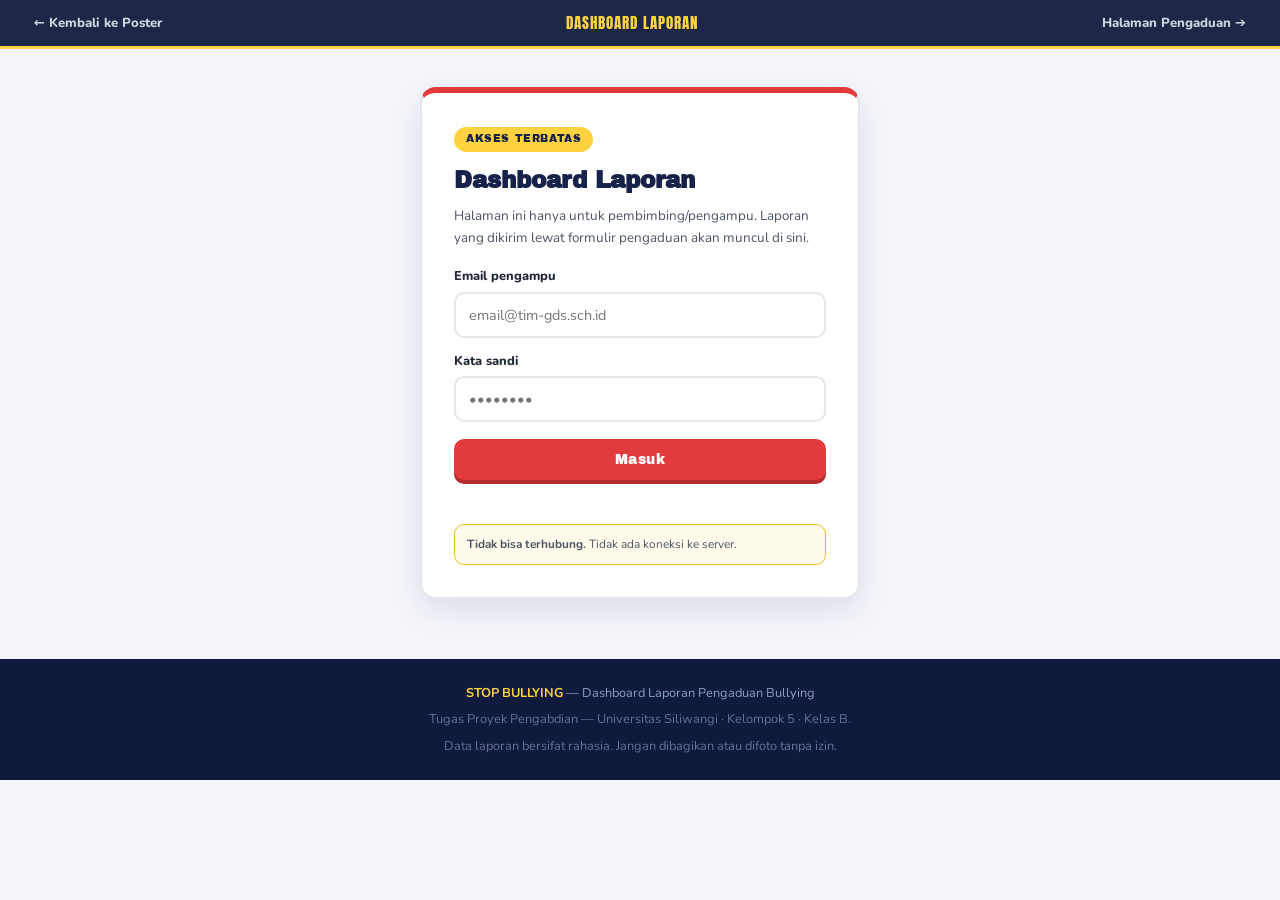
<file: dashboard.html>
<!DOCTYPE html>
<html lang="id">
<head>
  <meta charset="UTF-8">
  <meta name="viewport" content="width=device-width, initial-scale=1.0, viewport-fit=cover">
  <title>Dashboard Laporan — STOP BULLYING</title>
  <meta name="description" content="Panel guru untuk reviewing dan memproses laporan pengaduan bullying.">
  <meta name="robots" content="noindex, nofollow">
  <meta name="theme-color" content="#16224A">

  <link rel="preconnect" href="https://fonts.googleapis.com">
  <link rel="preconnect" href="https://fonts.gstatic.com" crossorigin>
  <link href="https://fonts.googleapis.com/css2?family=Anton&family=Archivo+Black&family=Caveat:wght@600;700&family=Nunito:ital,wght@0,400;0,600;0,700;0,800;1,600&display=swap" rel="stylesheet">
  <link rel="stylesheet" href="style.css">
  <link rel="icon" href="data:image/svg+xml,%3Csvg xmlns='http://www.w3.org/2000/svg' viewBox='0 0 64 64'%3E%3Crect width='64' height='64' rx='14' fill='%2316224A'/%3E%3Ctext x='32' y='45' font-family='Impact,sans-serif' font-size='32' fill='%23FFD23F' text-anchor='middle'%3E%3C/text%3E%3C/svg%3E">
</head>
<body class="dash-body">

<!-- Navigasi atas -->
<nav class="dnav">
  <a href="index.html" class="dnav-back">&#8592; Kembali ke Poster</a>
  <span class="dnav-brand">DASHBOARD&nbsp;LAPORAN</span>
  <a href="index.html#pengaduan" class="dnav-jump">Halaman Pengaduan &#10132;</a>
</nav>

<main class="dash-wrap">

  <!-- ================= LOGIN ================= -->
  <section class="dash-login" id="loginSec">
    <div class="dash-login-card">
      <span class="dash-login-badge">Akses Terbatas</span>
      <h1>Dashboard Laporan</h1>
      <p class="dash-login-sub">Halaman ini hanya untuk pembimbing/pengampu. Laporan yang dikirim lewat formulir pengaduan akan muncul di sini.</p>

      <form id="loginForm" novalidate>
        <div class="form-field">
          <label for="logEmail">Email pengampu</label>
          <input type="email" id="logEmail" name="email" autocomplete="username" placeholder="email@tim-gds.sch.id" required>
        </div>
        <div class="form-field">
          <label for="logPass">Kata sandi</label>
          <input type="password" id="logPass" name="password" autocomplete="current-password" placeholder="••••••••" required>
        </div>
        <button type="submit" class="btn-kirim" id="btnLogin">Masuk</button>
        <p class="form-msg" id="loginMsg" role="status" aria-live="polite"></p>
      </form>

      <p class="dash-konf" id="dashKonf"></p>
    </div>
  </section>

  <!-- ================= PANEL ================= -->
  <section class="dash-panel" id="panelSec" hidden>

    <div class="dash-bar">
      <div class="dash-bar-info">
        <strong id="dashSekolah">STOP BULLYING</strong>
        <span id="dashUser"></span>
      </div>
      <div class="dash-bar-aksi">
        <button type="button" class="btn-reset sm" id="btnRefresh">&#8635; Muat ulang</button>
        <button type="button" class="btn-reset sm" id="btnLogout">Keluar</button>
      </div>
    </div>

    <!-- Statistik -->
    <div class="dash-stats" id="dashStats"></div>

    <!-- Filter -->
    <div class="dash-filter">
      <div class="dash-filter-row">
        <div class="form-field">
          <label for="fStatus">Status</label>
          <select id="fStatus">
            <option value="all">Semua status</option>
            <option value="baru">Baru</option>
            <option value="diproses">Diproses</option>
            <option value="selesai">Selesai</option>
            <option value="tidak-ditangani">Tidak ditangani</option>
          </select>
        </div>
        <div class="form-field">
          <label for="fBentuk">Bentuk bullying</label>
          <select id="fBentuk">
            <option value="all">Semua bentuk</option>
            <option>Fisik</option>
            <option>Verbal</option>
            <option>Sosial / Relasional</option>
            <option>Non-Verbal</option>
            <option>Cyber</option>
            <option>Lainnya</option>
          </select>
        </div>
        <div class="form-field">
          <label for="fDari">Dari tanggal</label>
          <input type="date" id="fDari">
        </div>
        <div class="form-field">
          <label for="fSampai">Sampai tanggal</label>
          <input type="date" id="fSampai">
        </div>
        <div class="form-field dash-cari">
          <label for="fCari">Cari isi laporan</label>
          <input type="search" id="fCari" placeholder="kata kunci&hellip;">
        </div>
      </div>
      <div class="dash-filter-aksi">
        <button type="button" class="btn-kanal btn-copy" id="btnCsv">&#8681; Export CSV</button>
        <button type="button" class="btn-reset sm" id="btnResetFilter">Bersihkan filter</button>
      </div>
    </div>

    <!-- Daftar laporan -->
    <div class="dash-list-head">
      <h2>Daftar Laporan <span id="dashJumlah" class="dash-jumlah">0</span></h2>
    </div>
    <div id="dashList" class="dash-list"></div>
    <p class="dash-empty" id="dashEmpty" hidden>Tidak ada laporan yang cocok dengan filter ini.</p>
  </section>

</main>

<footer class="dfoot">
  <p><strong>STOP BULLYING</strong> — Dashboard Laporan Pengaduan Bullying</p>
  <p class="dfoot-small">Tugas Proyek Pengabdian &mdash; <span id="footPenerbit">Universitas Siliwangi</span> &middot; <span id="footKelompok">Kelompok 5</span> &middot; Kelas B.</p>
  <p class="dfoot-small">Data laporan bersifat rahasia. Jangan dibagikan atau difoto tanpa izin.</p>
</footer>

<script src="config.js"></script>
<script src="api.js"></script>
<script src="dashboard.js"></script>
</body>
</html>
</file>
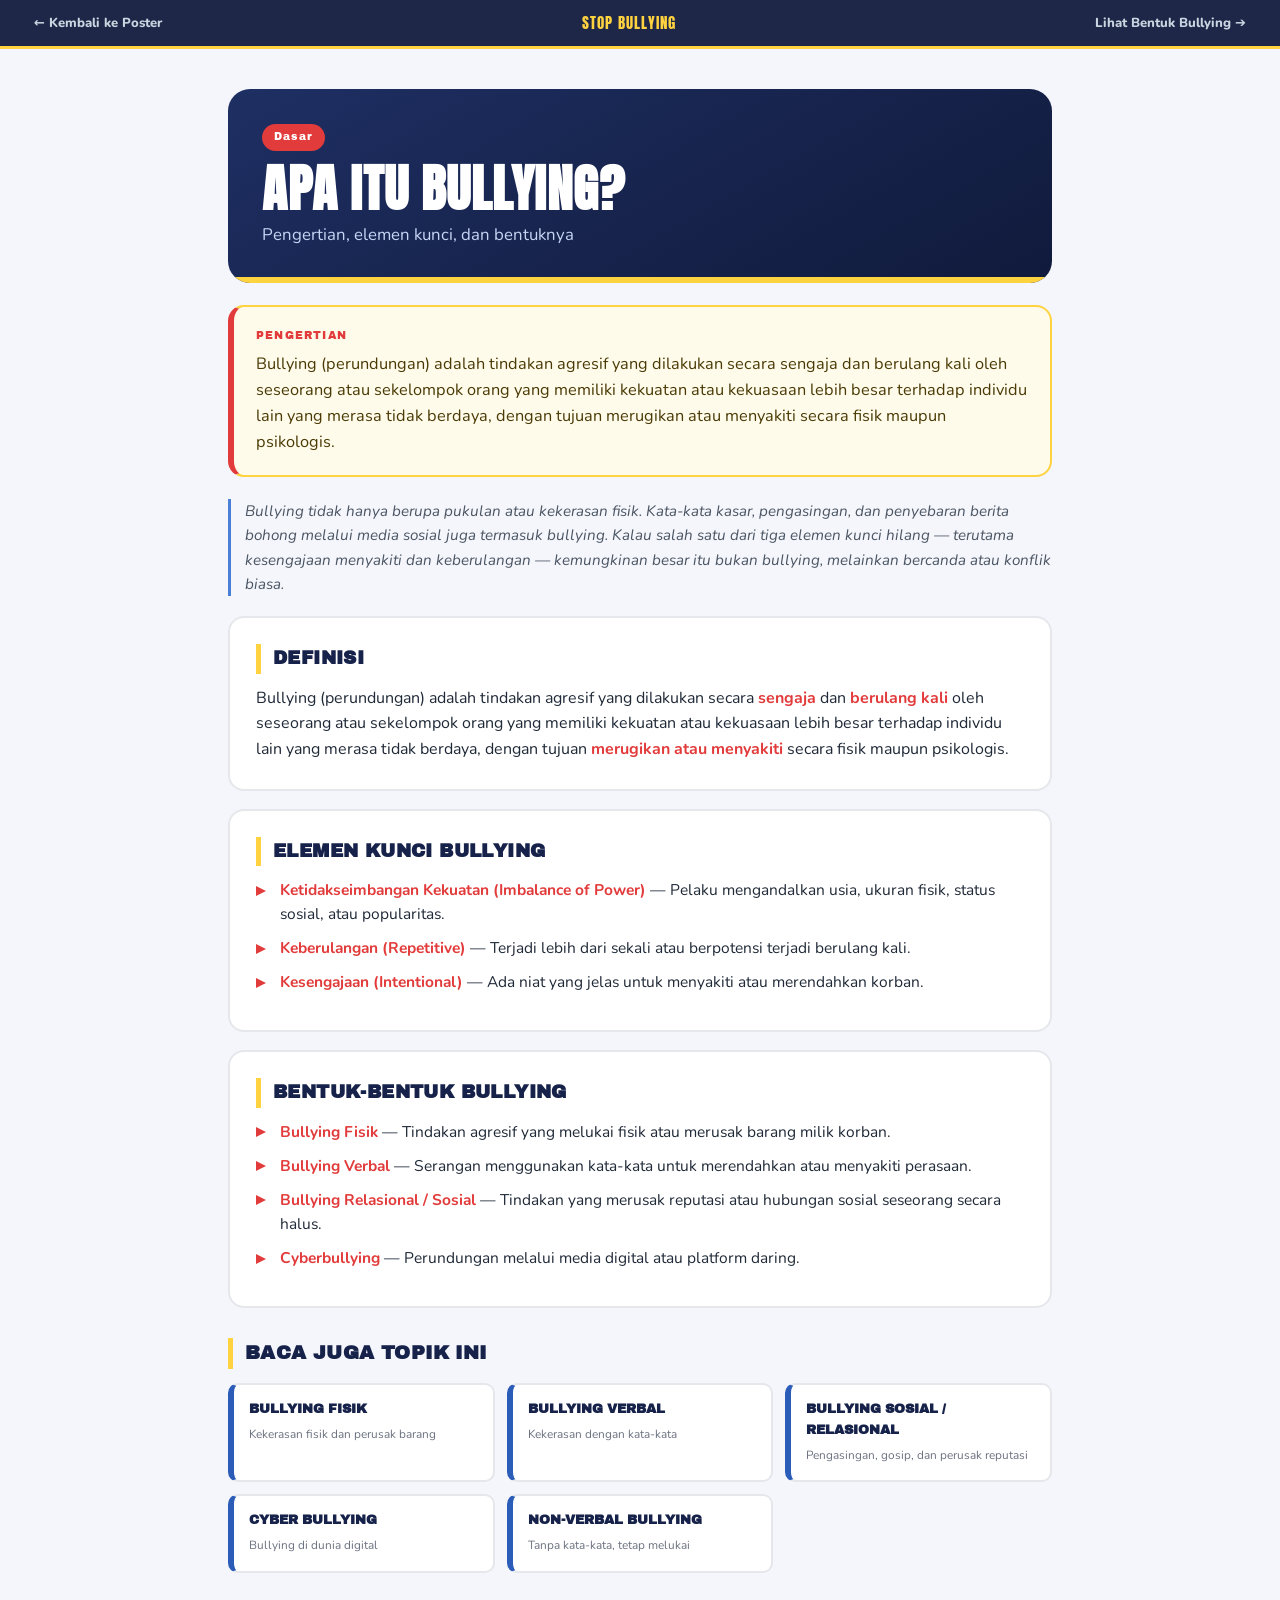
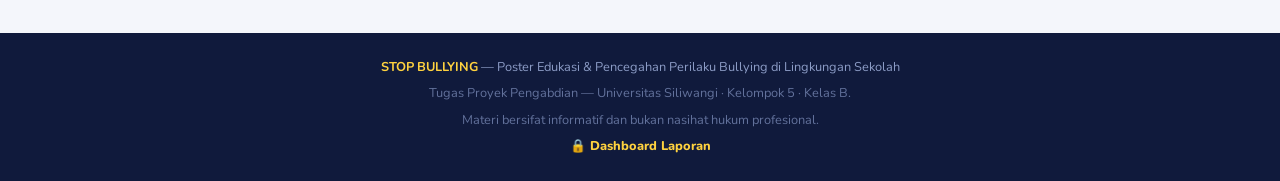
<file: detail.html>
<!DOCTYPE html>
<html lang="id">
<head>
  <meta charset="UTF-8">
  <meta name="viewport" content="width=device-width, initial-scale=1.0, viewport-fit=cover">
  <title>STOP BULLYING — Penjelasan Lengkap | Universitas Siliwangi</title>
  <meta name="description" content="Penjelasan lengkap tentang bullying: pengertian, elemen kunci, bercanda vs bullying, bentuk, dampak, cara menghindari, dan jerat hukum.">
  <meta name="theme-color" content="#16224A">

  <link rel="preconnect" href="https://fonts.googleapis.com">
  <link rel="preconnect" href="https://fonts.gstatic.com" crossorigin>
  <link href="https://fonts.googleapis.com/css2?family=Anton&family=Archivo+Black&family=Caveat:wght@600;700&family=Nunito:ital,wght@0,400;0,600;0,700;0,800;1,600&display=swap" rel="stylesheet">
  <link rel="stylesheet" href="style.css">
  <link rel="icon" href="data:image/svg+xml,%3Csvg xmlns='http://www.w3.org/2000/svg' viewBox='0 0 64 64'%3E%3Crect width='64' height='64' rx='14' fill='%23E23B3B'/%3E%3Ctext x='32' y='45' font-family='Impact,sans-serif' font-size='32' fill='%23FFD23F' text-anchor='middle'%3ES%3C/text%3E%3C/svg%3E">
</head>
<body class="detail-body">

<!-- Navigasi atas -->
<nav class="dnav">
  <a href="index.html" class="dnav-back">&#8592; Kembali ke Poster</a>
  <span class="dnav-brand">STOP&nbsp;BULLYING</span>
  <a href="index.html#bentuk" class="dnav-jump">Lihat Bentuk Bullying &#10132;</a>
</nav>

<main class="dwrap">
  <div id="detailRoot" class="droot">
    <p class="dmemuat">Memuat halaman…</p>
  </div>
</main>

<footer class="dfoot">
  <p><strong>STOP BULLYING</strong> — Poster Edukasi &amp; Pencegahan Perilaku Bullying di Lingkungan Sekolah</p>
  <p class="dfoot-small">Tugas Proyek Pengabdian &mdash; <span id="footPenerbit">Universitas Siliwangi</span> &middot; <span id="footKelompok">Kelompok 5</span> &middot; Kelas B.</p>
  <p class="dfoot-small">Materi bersifat informatif dan bukan nasihat hukum profesional.</p>
  <p class="dfoot-small"><a href="dashboard.html">&#128274; Dashboard Laporan</a></p>
</footer>

<script src="config.js"></script>
<script src="api.js"></script>
<script src="data.js"></script>
<script src="app.js"></script>
</body>
</html>
</file>
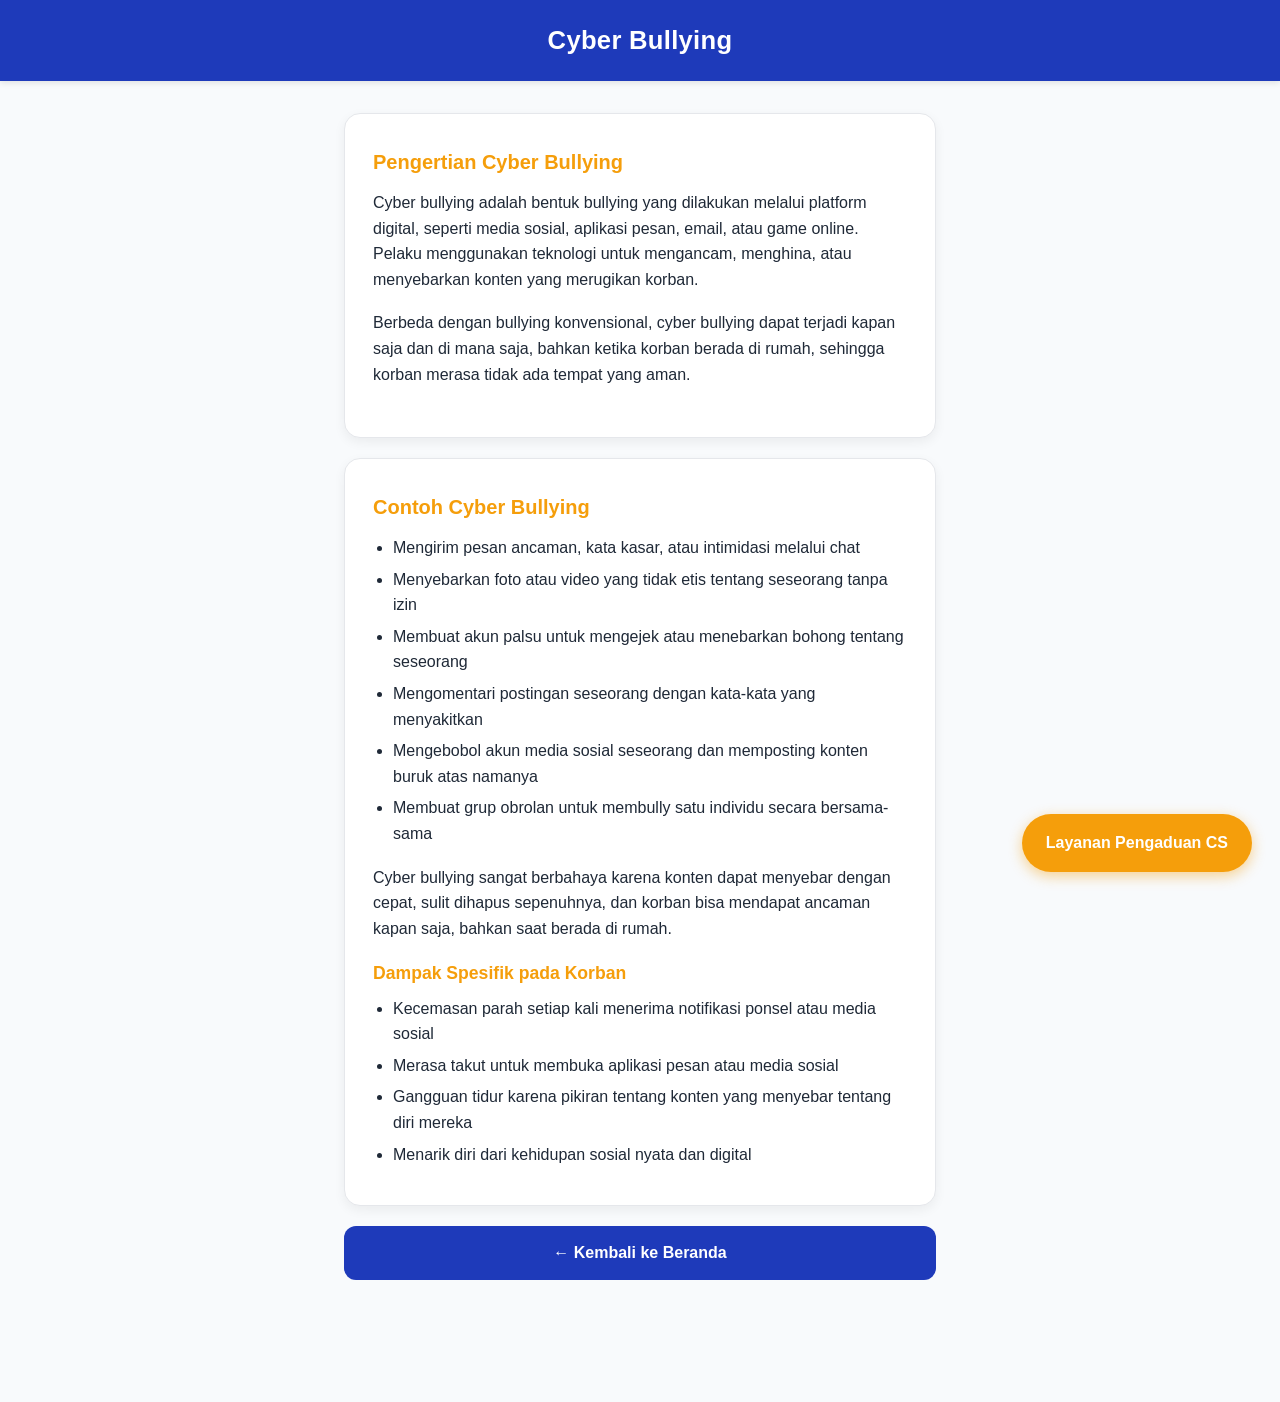
<file: _legacy/cyber.html>
<!DOCTYPE html>
<html lang="id">
<head>
  <meta charset="UTF-8">
  <meta name="viewport" content="width=device-width, initial-scale=1.0">
  <title>Cyber Bullying</title>
  <link rel="stylesheet" href="style.css">
</head>
<body>
  <header>
    <h1>Cyber Bullying</h1>
  </header>

  <main>
    <div class="card">
      <h2>Pengertian Cyber Bullying</h2>
      <p>Cyber bullying adalah bentuk bullying yang dilakukan melalui platform digital, seperti media sosial, aplikasi pesan, email, atau game online. Pelaku menggunakan teknologi untuk mengancam, menghina, atau menyebarkan konten yang merugikan korban.</p>
      <p>Berbeda dengan bullying konvensional, cyber bullying dapat terjadi kapan saja dan di mana saja, bahkan ketika korban berada di rumah, sehingga korban merasa tidak ada tempat yang aman.</p>
    </div>

    <div class="card">
      <h2>Contoh Cyber Bullying</h2>
      <ul style="margin-bottom: 18px; padding-left: 20px; color: #1F2937;">
        <li>Mengirim pesan ancaman, kata kasar, atau intimidasi melalui chat</li>
        <li>Menyebarkan foto atau video yang tidak etis tentang seseorang tanpa izin</li>
        <li>Membuat akun palsu untuk mengejek atau menebarkan bohong tentang seseorang</li>
        <li>Mengomentari postingan seseorang dengan kata-kata yang menyakitkan</li>
        <li>Mengebobol akun media sosial seseorang dan memposting konten buruk atas namanya</li>
        <li>Membuat grup obrolan untuk membully satu individu secara bersama-sama</li>
      </ul>
      <p>Cyber bullying sangat berbahaya karena konten dapat menyebar dengan cepat, sulit dihapus sepenuhnya, dan korban bisa mendapat ancaman kapan saja, bahkan saat berada di rumah.</p>

      <h3 style="color: #F59E0B; margin-top: 16px; margin-bottom: 8px; font-size: 1.1rem;">Dampak Spesifik pada Korban</h3>
      <ul style="margin-bottom: 0; padding-left: 20px; color: #1F2937;">
        <li>Kecemasan parah setiap kali menerima notifikasi ponsel atau media sosial</li>
        <li>Merasa takut untuk membuka aplikasi pesan atau media sosial</li>
        <li>Gangguan tidur karena pikiran tentang konten yang menyebar tentang diri mereka</li>
        <li>Menarik diri dari kehidupan sosial nyata dan digital</li>
      </ul>
    </div>

    <a href="index.html" class="btn btn-back">← Kembali ke Beranda</a>
    <a href="pengaduan.html" class="btn-cs">Layanan Pengaduan CS</a>
  </main>
</body>
</html>
</file>
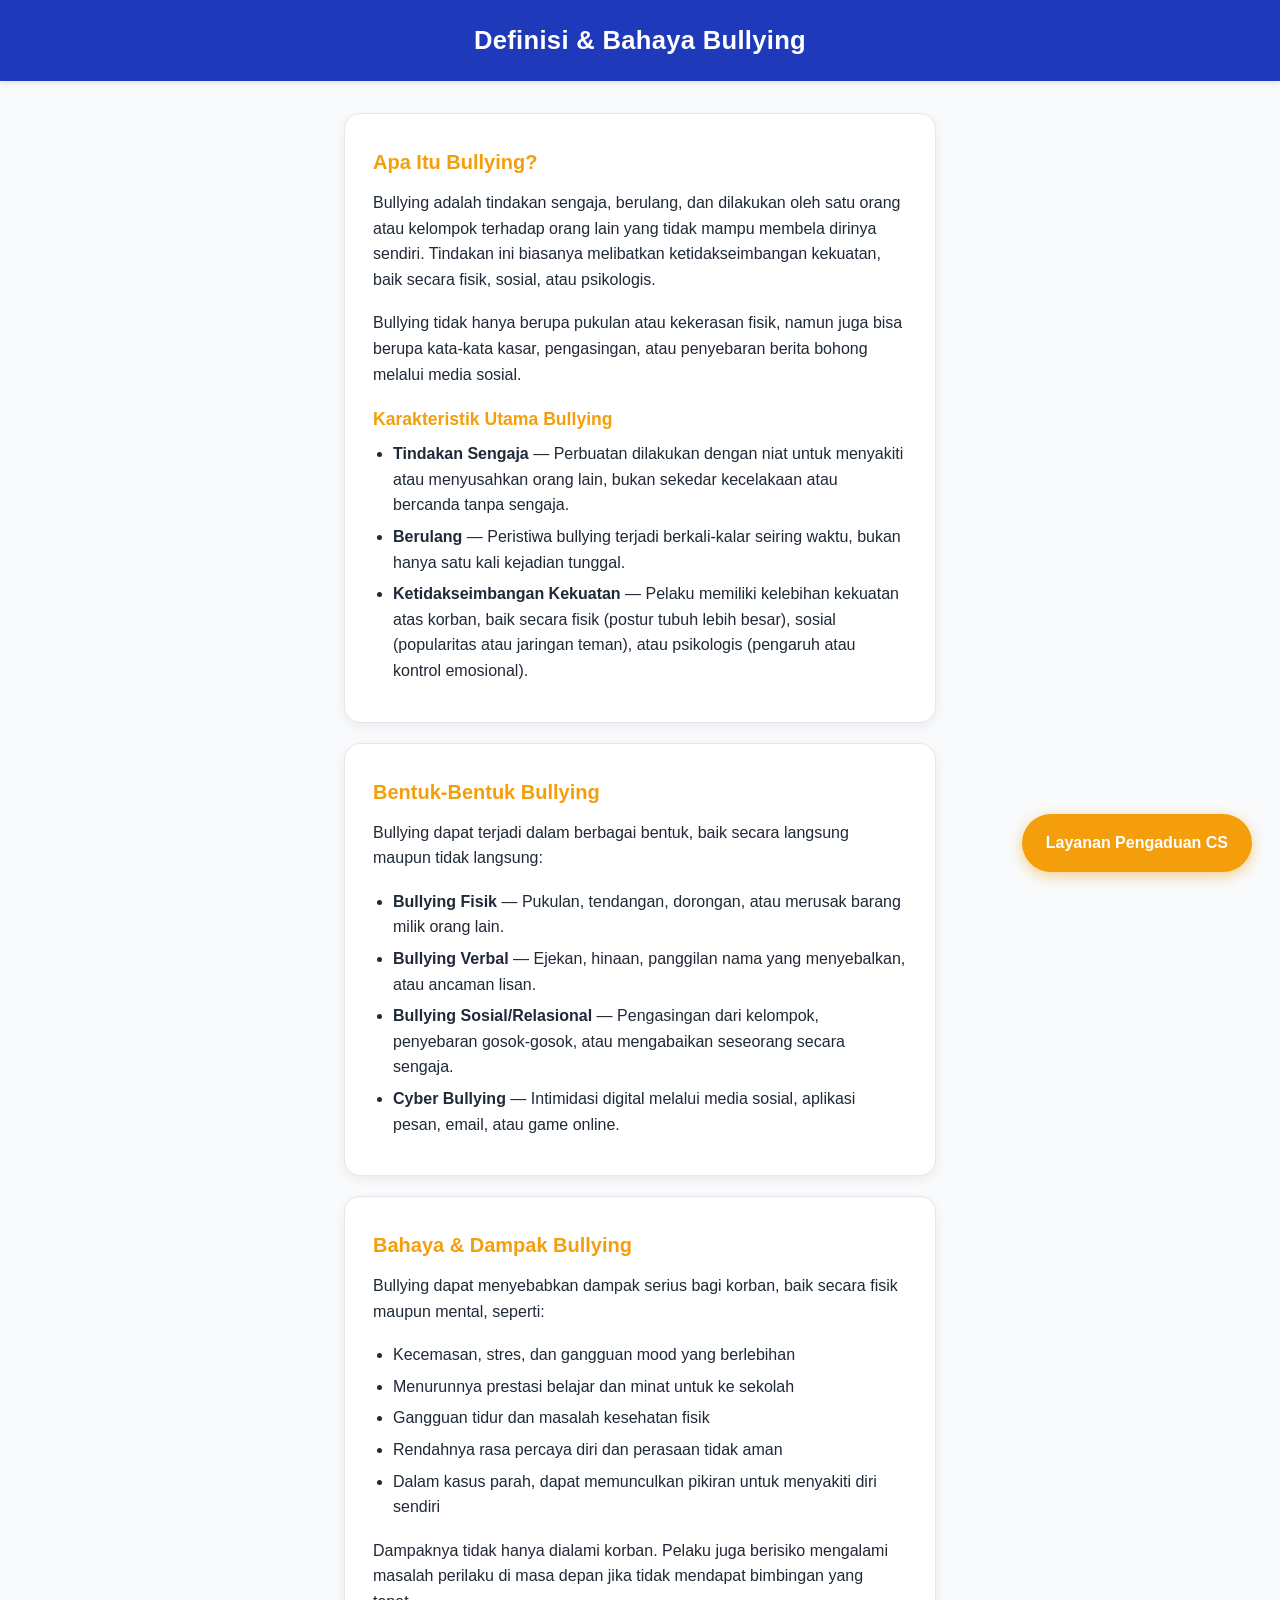
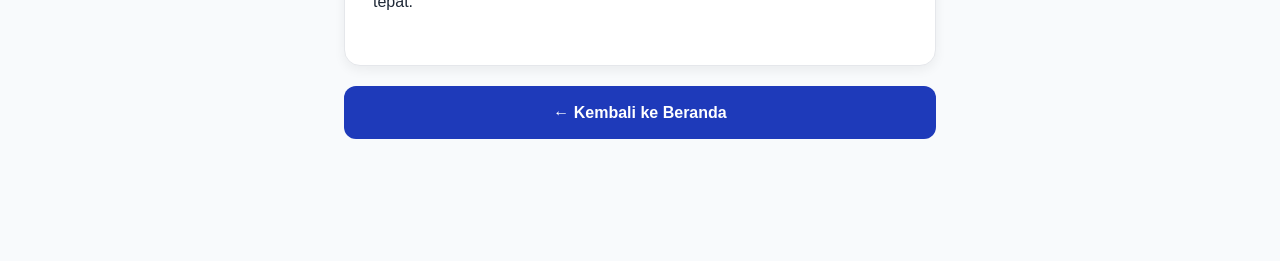
<file: _legacy/definisi-bahaya.html>
<!DOCTYPE html>
<html lang="id">
<head>
  <meta charset="UTF-8">
  <meta name="viewport" content="width=device-width, initial-scale=1.0">
  <title>Definisi & Bahaya Bullying</title>
  <link rel="stylesheet" href="style.css">
</head>
<body>
  <header>
    <h1>Definisi & Bahaya Bullying</h1>
  </header>

  <main>
    <div class="card">
      <h2>Apa Itu Bullying?</h2>
      <p>Bullying adalah tindakan sengaja, berulang, dan dilakukan oleh satu orang atau kelompok terhadap orang lain yang tidak mampu membela dirinya sendiri. Tindakan ini biasanya melibatkan ketidakseimbangan kekuatan, baik secara fisik, sosial, atau psikologis.</p>
      <p>Bullying tidak hanya berupa pukulan atau kekerasan fisik, namun juga bisa berupa kata-kata kasar, pengasingan, atau penyebaran berita bohong melalui media sosial.</p>

      <h3 style="color: #F59E0B; margin-top: 16px; margin-bottom: 8px; font-size: 1.1rem;">Karakteristik Utama Bullying</h3>
      <ul style="margin-bottom: 0; padding-left: 20px; color: #1F2937;">
        <li><strong>Tindakan Sengaja</strong> — Perbuatan dilakukan dengan niat untuk menyakiti atau menyusahkan orang lain, bukan sekedar kecelakaan atau bercanda tanpa sengaja.</li>
        <li><strong>Berulang</strong> — Peristiwa bullying terjadi berkali-kalar seiring waktu, bukan hanya satu kali kejadian tunggal.</li>
        <li><strong>Ketidakseimbangan Kekuatan</strong> — Pelaku memiliki kelebihan kekuatan atas korban, baik secara fisik (postur tubuh lebih besar), sosial (popularitas atau jaringan teman), atau psikologis (pengaruh atau kontrol emosional).</li>
      </ul>
    </div>

    <div class="card">
      <h2>Bentuk-Bentuk Bullying</h2>
      <p>Bullying dapat terjadi dalam berbagai bentuk, baik secara langsung maupun tidak langsung:</p>
      <ul style="margin-bottom: 0; padding-left: 20px; color: #1F2937;">
        <li><strong>Bullying Fisik</strong> — Pukulan, tendangan, dorongan, atau merusak barang milik orang lain.</li>
        <li><strong>Bullying Verbal</strong> — Ejekan, hinaan, panggilan nama yang menyebalkan, atau ancaman lisan.</li>
        <li><strong>Bullying Sosial/Relasional</strong> — Pengasingan dari kelompok, penyebaran gosok-gosok, atau mengabaikan seseorang secara sengaja.</li>
        <li><strong>Cyber Bullying</strong> — Intimidasi digital melalui media sosial, aplikasi pesan, email, atau game online.</li>
      </ul>
    </div>

    <div class="card">
      <h2>Bahaya &amp; Dampak Bullying</h2>
      <p>Bullying dapat menyebabkan dampak serius bagi korban, baik secara fisik maupun mental, seperti:</p>
      <ul style="margin-bottom: 18px; padding-left: 20px; color: #1F2937;">
        <li>Kecemasan, stres, dan gangguan mood yang berlebihan</li>
        <li>Menurunnya prestasi belajar dan minat untuk ke sekolah</li>
        <li>Gangguan tidur dan masalah kesehatan fisik</li>
        <li>Rendahnya rasa percaya diri dan perasaan tidak aman</li>
        <li>Dalam kasus parah, dapat memunculkan pikiran untuk menyakiti diri sendiri</li>
      </ul>
      <p>Dampaknya tidak hanya dialami korban. Pelaku juga berisiko mengalami masalah perilaku di masa depan jika tidak mendapat bimbingan yang tepat.</p>
    </div>

    <a href="index.html" class="btn btn-back">← Kembali ke Beranda</a>
    <a href="pengaduan.html" class="btn-cs">Layanan Pengaduan CS</a>
  </main>
</body>
</html>
</file>
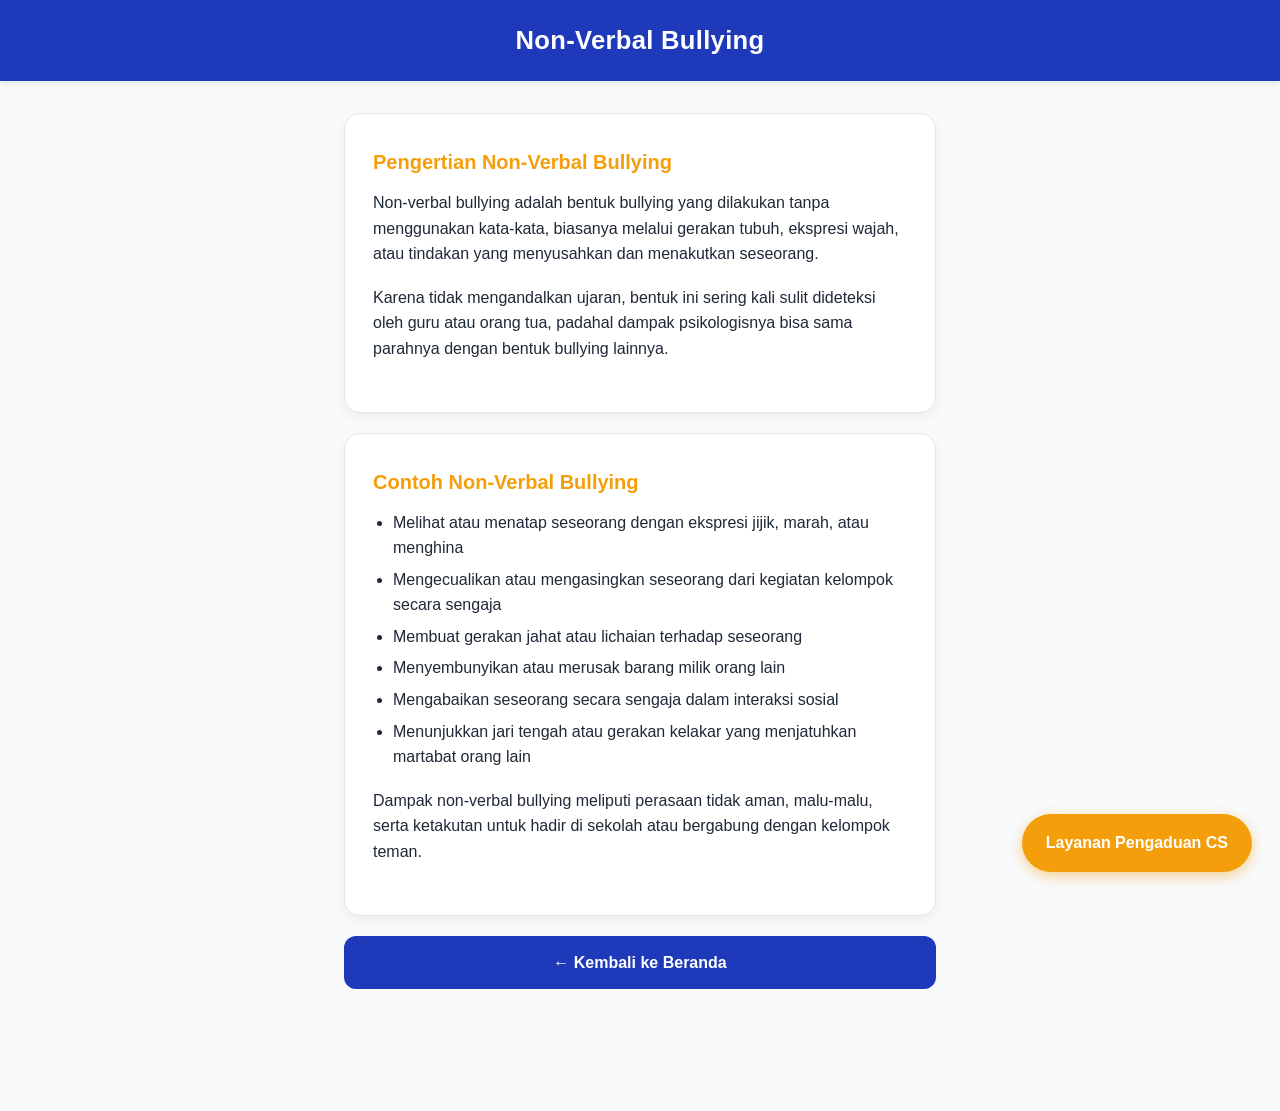
<file: _legacy/non-verbal.html>
<!DOCTYPE html>
<html lang="id">
<head>
  <meta charset="UTF-8">
  <meta name="viewport" content="width=device-width, initial-scale=1.0">
  <title>Non-Verbal Bullying</title>
  <link rel="stylesheet" href="style.css">
</head>
<body>
  <header>
    <h1>Non-Verbal Bullying</h1>
  </header>

  <main>
    <div class="card">
      <h2>Pengertian Non-Verbal Bullying</h2>
      <p>Non-verbal bullying adalah bentuk bullying yang dilakukan tanpa menggunakan kata-kata, biasanya melalui gerakan tubuh, ekspresi wajah, atau tindakan yang menyusahkan dan menakutkan seseorang.</p>
      <p>Karena tidak mengandalkan ujaran, bentuk ini sering kali sulit dideteksi oleh guru atau orang tua, padahal dampak psikologisnya bisa sama parahnya dengan bentuk bullying lainnya.</p>
    </div>

    <div class="card">
      <h2>Contoh Non-Verbal Bullying</h2>
      <ul style="margin-bottom: 18px; padding-left: 20px; color: #1F2937;">
        <li>Melihat atau menatap seseorang dengan ekspresi jijik, marah, atau menghina</li>
        <li>Mengecualikan atau mengasingkan seseorang dari kegiatan kelompok secara sengaja</li>
        <li>Membuat gerakan jahat atau lichaian terhadap seseorang</li>
        <li>Menyembunyikan atau merusak barang milik orang lain</li>
        <li>Mengabaikan seseorang secara sengaja dalam interaksi sosial</li>
        <li>Menunjukkan jari tengah atau gerakan kelakar yang menjatuhkan martabat orang lain</li>
      </ul>
      <p>Dampak non-verbal bullying meliputi perasaan tidak aman, malu-malu, serta ketakutan untuk hadir di sekolah atau bergabung dengan kelompok teman.</p>
    </div>

    <a href="index.html" class="btn btn-back">← Kembali ke Beranda</a>
    <a href="pengaduan.html" class="btn-cs">Layanan Pengaduan CS</a>
  </main>
</body>
</html>
</file>
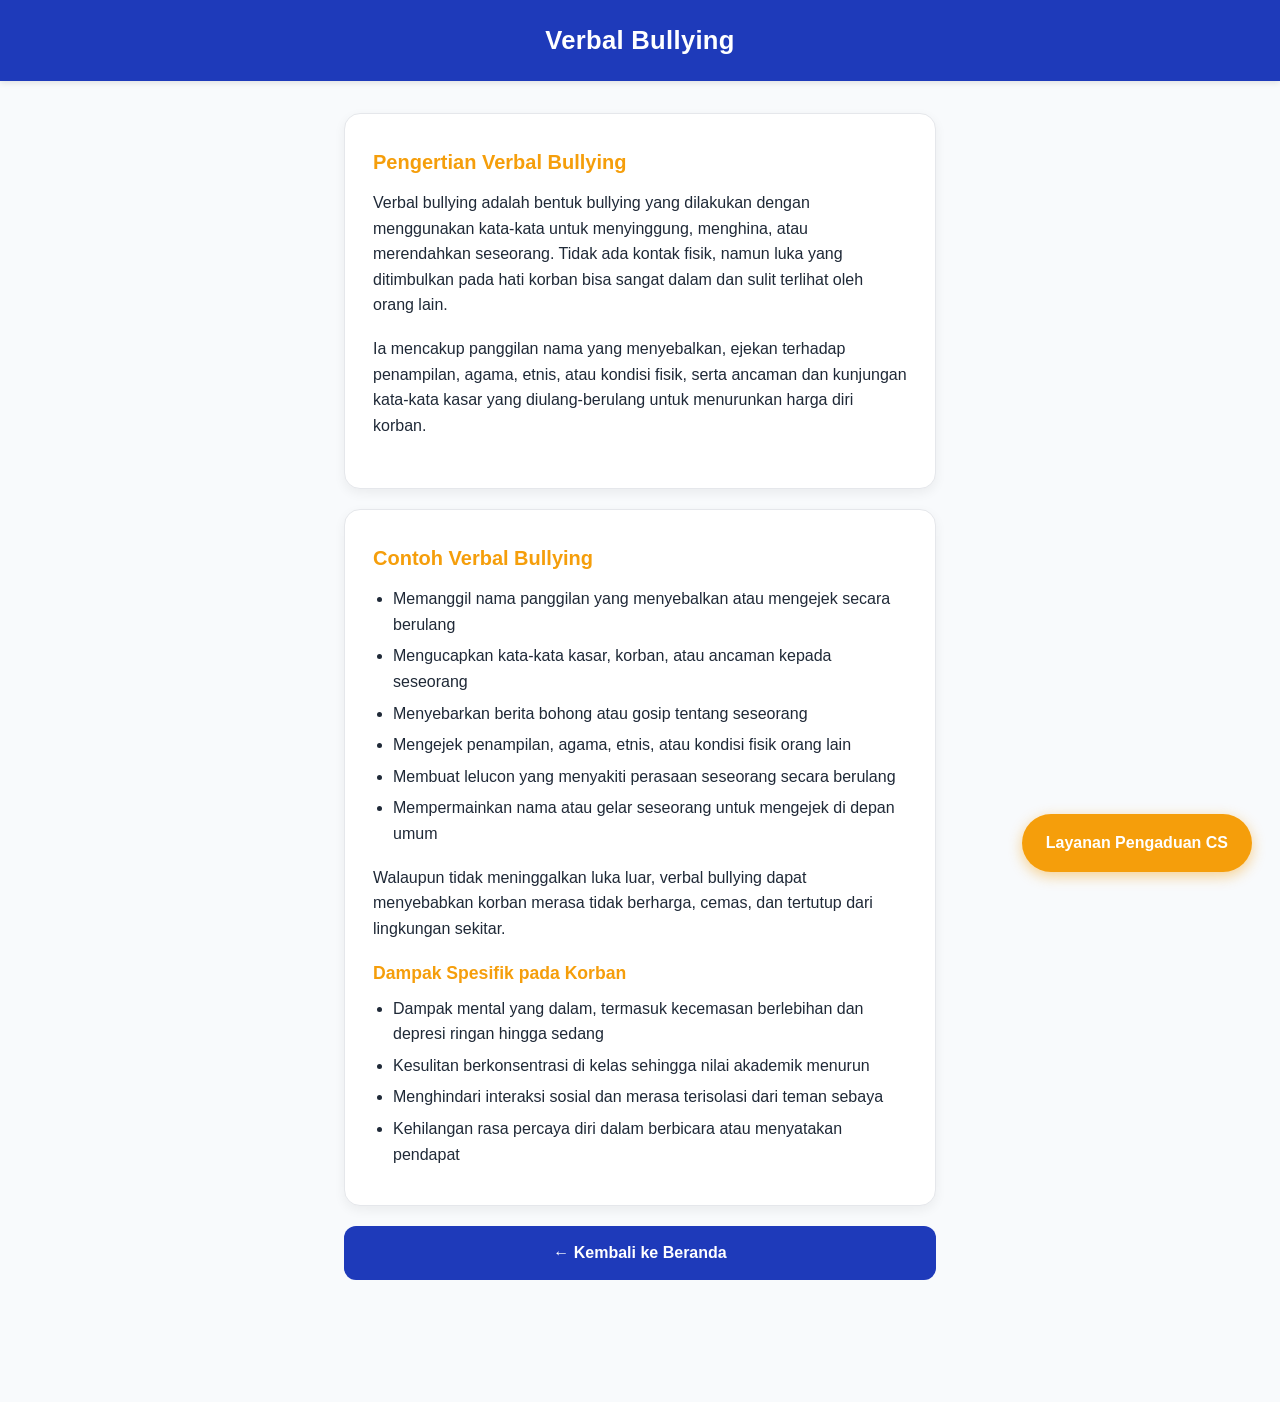
<file: _legacy/verbal.html>
<!DOCTYPE html>
<html lang="id">
<head>
  <meta charset="UTF-8">
  <meta name="viewport" content="width=device-width, initial-scale=1.0">
  <title>Verbal Bullying</title>
  <link rel="stylesheet" href="style.css">
</head>
<body>
  <header>
    <h1>Verbal Bullying</h1>
  </header>

  <main>
    <div class="card">
      <h2>Pengertian Verbal Bullying</h2>
      <p>Verbal bullying adalah bentuk bullying yang dilakukan dengan menggunakan kata-kata untuk menyinggung, menghina, atau merendahkan seseorang. Tidak ada kontak fisik, namun luka yang ditimbulkan pada hati korban bisa sangat dalam dan sulit terlihat oleh orang lain.</p>
      <p>Ia mencakup panggilan nama yang menyebalkan, ejekan terhadap penampilan, agama, etnis, atau kondisi fisik, serta ancaman dan kunjungan kata-kata kasar yang diulang-berulang untuk menurunkan harga diri korban.</p>
    </div>

    <div class="card">
      <h2>Contoh Verbal Bullying</h2>
      <ul style="margin-bottom: 18px; padding-left: 20px; color: #1F2937;">
        <li>Memanggil nama panggilan yang menyebalkan atau mengejek secara berulang</li>
        <li>Mengucapkan kata-kata kasar, korban, atau ancaman kepada seseorang</li>
        <li>Menyebarkan berita bohong atau gosip tentang seseorang</li>
        <li>Mengejek penampilan, agama, etnis, atau kondisi fisik orang lain</li>
        <li>Membuat lelucon yang menyakiti perasaan seseorang secara berulang</li>
        <li>Mempermainkan nama atau gelar seseorang untuk mengejek di depan umum</li>
      </ul>
      <p>Walaupun tidak meninggalkan luka luar, verbal bullying dapat menyebabkan korban merasa tidak berharga, cemas, dan tertutup dari lingkungan sekitar.</p>

      <h3 style="color: #F59E0B; margin-top: 16px; margin-bottom: 8px; font-size: 1.1rem;">Dampak Spesifik pada Korban</h3>
      <ul style="margin-bottom: 0; padding-left: 20px; color: #1F2937;">
        <li>Dampak mental yang dalam, termasuk kecemasan berlebihan dan depresi ringan hingga sedang</li>
        <li>Kesulitan berkonsentrasi di kelas sehingga nilai akademik menurun</li>
        <li>Menghindari interaksi sosial dan merasa terisolasi dari teman sebaya</li>
        <li>Kehilangan rasa percaya diri dalam berbicara atau menyatakan pendapat</li>
      </ul>
    </div>

    <a href="index.html" class="btn btn-back">← Kembali ke Beranda</a>
    <a href="pengaduan.html" class="btn-cs">Layanan Pengaduan CS</a>
  </main>
</body>
</html>
</file>
<file: style.css>
/* ============================================================
   STOP BULLYING — Poster Utama + Halaman Detail
   ------------------------------------------------------------
   1. Token & reset
   2. Navigasi atas
   3. Poster: hero, intro, blok, judul kuning
   4. Komponen (kartu bentuk, daftar centang, dampak, hukum, lapor)
   5. Footer
   6. Halaman detail
   7. Formulir pengaduan
   8. Responsif
   9. Cetak
   ============================================================ */

/* ---------- 1. TOKEN & RESET ---------- */
:root {
  --navy:     #16224A;
  --navy-2:   #1E2F63;
  --navy-3:   #101A3C;
  --blue:     #2B5CB8;
  --blue-lt:  #4A7FD6;
  --yellow:   #FFD23F;
  --yellow-2: #F0BE16;
  --red:      #E23B3B;
  --red-dk:   #B62B2B;
  --green:    #8CC63F;
  --green-dk: #6FA82E;
  --ink:      #1F2937;
  --ink-2:    #4B5563;
  --ink-3:    #6B7280;
  --paper:    #FFFFFF;
  --line:     #E5E7EB;
  --bg-soft:  #F4F6FB;

  --font-display: "Anton", Impact, Haettenschweiler, "Arial Narrow Bold", sans-serif;
  --font-head:    "Archivo Black", "Arial Black", "Segoe UI Black", sans-serif;
  --font-body:    "Nunito", system-ui, -apple-system, "Segoe UI", Roboto, sans-serif;
  --font-hand:    "Caveat", "Segoe Script", "Comic Sans MS", cursive;

  --r-sm: 10px;
  --r-md: 16px;
  --r-lg: 22px;
  --wrap: 1120px;
}

*, *::before, *::after { margin: 0; padding: 0; box-sizing: border-box; }

html {
  font-size: 100%;
  scroll-behavior: smooth;
  -webkit-text-size-adjust: 100%;
}

body {
  font-family: var(--font-body);
  color: var(--ink);
  background: var(--bg-soft);
  line-height: 1.6;
  overflow-x: hidden;
}

.sprite { position: absolute; width: 0; height: 0; overflow: hidden; }
img, svg { max-width: 100%; }
a { color: inherit; }

:focus-visible { outline: 3px solid var(--yellow); outline-offset: 3px; }

.wrap { max-width: var(--wrap); margin: 0 auto; padding: 0 clamp(16px, 4vw, 32px); }

/* ---------- 2. NAVIGASI ATAS ---------- */
.topnav {
  position: sticky;
  top: 0;
  z-index: 60;
  display: flex;
  align-items: center;
  justify-content: space-between;
  gap: 16px;
  padding: 10px clamp(14px, 4vw, 34px);
  background: rgba(16, 26, 60, .93);
  backdrop-filter: blur(10px);
  border-bottom: 3px solid var(--yellow);
}

.tn-brand {
  display: inline-flex;
  align-items: center;
  gap: 9px;
  font-family: var(--font-display);
  font-size: 1.05rem;
  letter-spacing: .6px;
  color: var(--yellow);
  text-decoration: none;
  white-space: nowrap;
}
.tn-dot {
  width: 13px; height: 13px;
  border-radius: 50%;
  background: var(--red);
  box-shadow: 0 0 0 3px rgba(226, 59, 59, .3);
  flex: none;
}

.tn-links { display: flex; align-items: center; gap: 4px; list-style: none; }
.tn-links a {
  display: inline-block;
  padding: 7px 13px;
  border-radius: 999px;
  font-size: .82rem;
  font-weight: 800;
  color: #CBD5E1;
  text-decoration: none;
  white-space: nowrap;
  transition: background .18s, color .18s;
}
.tn-links a:hover { background: rgba(255, 255, 255, .12); color: #fff; }
.tn-links a.is-active { background: var(--yellow); color: var(--navy); }
.tn-links .tn-lapor { background: var(--red); color: #fff; margin-left: 6px; }
.tn-links .tn-lapor:hover { background: var(--red-dk); color: #fff; }

/* ---------- 3. POSTER ---------- */
.poster { display: block; }

/* --- HERO --- */
.hero {
  position: relative;
  overflow: hidden;
  background:
    radial-gradient(900px 420px at 82% 12%, rgba(74, 127, 214, .38) 0%, transparent 62%),
    radial-gradient(700px 380px at 8% 92%, rgba(43, 92, 184, .45) 0%, transparent 60%),
    linear-gradient(145deg, var(--navy-2) 0%, var(--navy) 48%, var(--navy-3) 100%);
  color: #fff;
}
.hero::after {
  content: "";
  position: absolute;
  inset: auto 0 0 0;
  height: 8px;
  background: var(--yellow);
}
.hero-inner {
  max-width: var(--wrap);
  margin: 0 auto;
  padding: clamp(38px, 7vw, 78px) clamp(16px, 4vw, 32px) clamp(46px, 8vw, 86px);
  display: grid;
  grid-template-columns: auto 1fr auto;
  align-items: center;
  gap: clamp(16px, 4vw, 44px);
}
.hero-illus { width: clamp(130px, 19vw, 230px); height: auto; filter: drop-shadow(0 14px 26px rgba(0, 0, 0, .35)); }

.hero-badge {
  display: inline-block;
  background: var(--red);
  color: #fff;
  font-family: var(--font-head);
  font-size: clamp(.58rem, 1vw, .74rem);
  letter-spacing: 2px;
  padding: 6px 14px;
  margin-bottom: 14px;
  clip-path: polygon(0 0, 100% 0, 94% 100%, 0 100%);
}
.hero-title {
  font-family: var(--font-display);
  font-size: clamp(2.6rem, 8.4vw, 6rem);
  line-height: .92;
  text-transform: uppercase;
  letter-spacing: 1px;
  margin-bottom: 10px;
}
.hero-title .t-stop { color: #fff; }
.hero-title .t-bully {
  color: var(--yellow);
  -webkit-text-stroke: 2px rgba(0, 0, 0, .22);
  paint-order: stroke fill;
}
.hero-sub {
  font-size: clamp(.95rem, 1.9vw, 1.45rem);
  font-weight: 700;
  color: #DCE6FF;
  margin-bottom: 18px;
}
.hero-tags { display: flex; flex-wrap: wrap; gap: 8px; }
.htag {
  font-size: clamp(.58rem, .95vw, .72rem);
  font-weight: 800;
  letter-spacing: .5px;
  text-transform: uppercase;
  color: var(--yellow);
  border: 2px solid rgba(255, 210, 63, .55);
  border-radius: 999px;
  padding: 5px 12px;
}
.hero-sign { width: clamp(54px, 8vw, 96px); height: auto; opacity: .95; filter: drop-shadow(0 8px 18px rgba(0, 0, 0, .4)); }

/* --- INTRO --- */
.intro { background: var(--navy-3); color: #DCE6FF; }
.intro-inner {
  max-width: var(--wrap);
  margin: 0 auto;
  padding: clamp(22px, 3.4vw, 38px) clamp(16px, 4vw, 32px);
  display: flex;
  gap: clamp(12px, 2.4vw, 26px);
  align-items: flex-start;
}
.intro-ico { width: clamp(38px, 4.6vw, 58px); height: auto; flex: none; opacity: .95; }
.intro-body p { font-size: clamp(.86rem, 1.25vw, 1rem); margin-bottom: 12px; max-width: 78ch; }
.intro-link {
  display: inline-flex;
  align-items: center;
  gap: 8px;
  background: var(--yellow);
  color: var(--navy);
  font-family: var(--font-head);
  font-size: clamp(.66rem, 1.1vw, .82rem);
  letter-spacing: .6px;
  text-decoration: none;
  padding: 10px 18px;
  border-radius: 999px;
  transition: transform .16s, background .16s;
}
.intro-link:hover { background: #fff; transform: translateX(4px); }

/* --- JUDUL KUNING (tab ala poster) --- */
.blk { position: relative; padding: clamp(30px, 5vw, 58px) 0; scroll-margin-top: 74px; }
.blk-title {
  display: inline-block;
  background: var(--yellow);
  color: #2A2200;
  font-family: var(--font-head);
  font-size: clamp(1.05rem, 2.5vw, 1.75rem);
  line-height: 1.15;
  padding: .5em .95em;
  margin-bottom: 16px;
  transform: skewX(-6deg);
  box-shadow: 5px 5px 0 rgba(0, 0, 0, .16);
}
.blk-title span { display: block; transform: skewX(6deg); }
.blk-lead { font-size: clamp(.84rem, 1.2vw, .98rem); margin-bottom: 22px; max-width: 70ch; }

/* --- BLOK BENTUK --- */
.blk-bentuk { background: var(--paper); }
.blk-bentuk .blk-lead { color: var(--ink-2); }

.bentuk-grid {
  display: grid;
  grid-template-columns: repeat(4, 1fr);
  gap: clamp(10px, 1.6vw, 18px);
}
.bentuk-card {
  display: block;
  background: var(--paper);
  border: 2px solid var(--line);
  border-radius: var(--r-md);
  overflow: hidden;
  text-decoration: none;
  color: inherit;
  box-shadow: 0 4px 12px rgba(22, 34, 74, .06);
  transition: transform .2s, box-shadow .2s, border-color .2s;
}
.bentuk-card:hover {
  transform: translateY(-8px);
  box-shadow: 0 18px 34px rgba(22, 34, 74, .18);
  border-color: var(--green);
}
.bc-img { display: block; background: #FFFCF0; padding: 6px; }
.bc-img svg { display: block; width: 100%; height: auto; }
.bc-label {
  display: block;
  background: var(--green);
  color: #fff;
  font-family: var(--font-head);
  font-size: clamp(.78rem, 1.5vw, 1.05rem);
  letter-spacing: 1.5px;
  text-align: center;
  padding: 9px 6px;
}
.bentuk-card:hover .bc-label { background: var(--green-dk); }
.bc-more {
  display: block;
  text-align: center;
  font-size: .72rem;
  font-weight: 800;
  color: var(--blue);
  padding: 8px 6px;
  letter-spacing: .3px;
}
.juga { margin-top: 22px; font-size: .9rem; }
.juga a { color: var(--blue); font-weight: 700; text-decoration: none; border-bottom: 2px dashed var(--blue-lt); }
.juga a:hover { color: var(--red); border-color: var(--red); }

/* --- BLOK HINDARI --- */
.blk-hindari {
  background:
    radial-gradient(700px 320px at 90% 10%, rgba(74, 127, 214, .35) 0%, transparent 60%),
    linear-gradient(160deg, var(--blue) 0%, var(--navy-2) 70%, var(--navy) 100%);
  color: #fff;
}
.blk-hindari .blk-title { box-shadow: 5px 5px 0 rgba(0, 0, 0, .3); }
.hindari-grid {
  display: grid;
  grid-template-columns: 1fr 1fr .95fr;
  gap: clamp(16px, 2.6vw, 30px);
  align-items: start;
}
.sub-blk {
  background: rgba(255, 255, 255, .07);
  border: 2px solid rgba(255, 255, 255, .16);
  border-radius: var(--r-md);
  padding: clamp(14px, 2vw, 22px);
}
.sub-tag {
  display: inline-block;
  background: var(--red);
  color: #fff;
  font-family: var(--font-head);
  font-size: clamp(.78rem, 1.35vw, 1rem);
  padding: 7px 14px;
  border-radius: 6px;
  margin-bottom: 14px;
}
.chk-list { list-style: none; }
.chk-list li {
  position: relative;
  padding-left: 26px;
  margin-bottom: 10px;
  font-size: clamp(.8rem, 1.15vw, .94rem);
  color: #EAF0FF;
  line-height: 1.5;
}
.chk-list li::before {
  content: "";
  position: absolute;
  left: 0;
  top: .32em;
  width: 13px;
  height: 13px;
  border-radius: 50%;
  background: var(--green);
  box-shadow: inset 0 0 0 3px rgba(255, 255, 255, .85);
}
.sub-more {
  display: inline-block;
  margin-top: 8px;
  background: var(--yellow);
  color: var(--navy);
  font-family: var(--font-head);
  font-size: clamp(.64rem, 1.05vw, .78rem);
  letter-spacing: .5px;
  text-decoration: none;
  padding: 9px 16px;
  border-radius: 999px;
  transition: transform .16s, background .16s;
}
.sub-more:hover { background: #fff; transform: translateX(4px); }
.hindari-fig { margin: 0; text-align: center; }
.hindari-fig svg { width: 100%; max-width: 340px; height: auto; }
.hindari-fig figcaption {
  font-family: var(--font-hand);
  font-size: clamp(1rem, 1.7vw, 1.3rem);
  color: var(--yellow);
  margin-top: 4px;
}

/* --- BLOK DAMPAK --- */
.blk-dampak { background: var(--bg-soft); }
.blk-dampak .blk-lead { color: var(--ink-2); }
.dampak-grid {
  display: grid;
  grid-template-columns: repeat(3, 1fr);
  gap: clamp(12px, 1.8vw, 20px);
}
.dp-card {
  display: flex;
  flex-direction: column;
  gap: 8px;
  background: var(--paper);
  border: 2px solid var(--line);
  border-top: 6px solid var(--red);
  border-radius: var(--r-md);
  padding: clamp(16px, 2.2vw, 24px);
  text-decoration: none;
  color: inherit;
  box-shadow: 0 4px 14px rgba(22, 34, 74, .06);
  transition: transform .2s, box-shadow .2s, border-color .2s;
}
.dp-card:hover { transform: translateY(-6px); box-shadow: 0 16px 30px rgba(22, 34, 74, .16); }
.dp-korban { border-top-color: var(--red); }
.dp-pelaku { border-top-color: var(--yellow-2); }
.dp-saksi  { border-top-color: var(--blue); }
.dp-ico { display: block; width: 34px; height: 34px; }
.dp-ico svg { display: block; width: 100%; height: 100%; }
.dp-judul { font-family: var(--font-head); font-size: clamp(.86rem, 1.4vw, 1.1rem); color: var(--navy); }
.dp-teks { font-size: clamp(.8rem, 1.12vw, .92rem); color: var(--ink-2); flex: 1; }
.dp-more { font-size: .78rem; font-weight: 800; color: var(--blue); }
.dp-card:hover .dp-more { color: var(--red); }

/* --- BLOK HUKUM --- */
.blok-hukum {
  background:
    radial-gradient(700px 340px at 12% 88%, rgba(43, 92, 184, .4) 0%, transparent 62%),
    linear-gradient(160deg, var(--navy) 0%, var(--navy-3) 100%);
  color: #fff;
}
.hukum-grid {
  display: grid;
  grid-template-columns: 1.5fr .8fr;
  gap: clamp(18px, 3vw, 38px);
  align-items: center;
}
.hukum-teks p { font-size: clamp(.86rem, 1.25vw, 1rem); color: #DCE6FF; margin-bottom: 16px; max-width: 62ch; }
.hukum-list { list-style: none; }
.hukum-list li {
  position: relative;
  padding-left: 24px;
  margin-bottom: 11px;
  font-size: clamp(.8rem, 1.15vw, .94rem);
  color: #E6EDFF;
  line-height: 1.5;
}
.hukum-list li::before {
  content: "";
  position: absolute;
  left: 0;
  top: .48em;
  width: 0; height: 0;
  border-left: 10px solid var(--yellow);
  border-top: 5px solid transparent;
  border-bottom: 5px solid transparent;
}
.hukum-list strong { color: var(--yellow); }
.hukum-fig { margin: 0; text-align: center; }
.hukum-fig svg { width: clamp(110px, 16vw, 170px); height: auto; opacity: .95; }
.btn-hukum {
  display: inline-block;
  margin-top: 14px;
  background: var(--yellow);
  color: var(--navy);
  font-family: var(--font-head);
  font-size: clamp(.66rem, 1.05vw, .8rem);
  letter-spacing: .6px;
  text-decoration: none;
  padding: 11px 20px;
  border-radius: 999px;
  transition: transform .16s, background .16s;
}
.btn-hukum:hover { background: #fff; transform: translateX(4px); }

/* --- BLOK LAPOR --- */
.blk-lapor { background: linear-gradient(140deg, var(--yellow) 0%, var(--yellow-2) 100%); color: var(--navy); }
.blk-lapor .blk-title { background: var(--navy); color: var(--yellow); box-shadow: 5px 5px 0 rgba(0, 0, 0, .2); }
.lapor-box {
  display: flex;
  align-items: center;
  gap: clamp(14px, 2.4vw, 26px);
  background: var(--paper);
  border-radius: var(--r-lg);
  padding: clamp(18px, 2.8vw, 30px);
  box-shadow: 0 14px 30px rgba(22, 34, 74, .16);
  flex-wrap: wrap;
}
.lapor-ico { width: clamp(48px, 6vw, 70px); height: auto; flex: none; }
.lapor-box > div { flex: 1 1 260px; }
.lapor-box h3 { font-family: var(--font-head); font-size: clamp(.95rem, 1.7vw, 1.25rem); margin-bottom: 6px; }
.lapor-box p { font-size: clamp(.82rem, 1.15vw, .95rem); color: var(--ink-2); }
.btn-lapor {
  display: inline-flex;
  align-items: center;
  gap: 9px;
  background: var(--red);
  color: #fff;
  font-family: var(--font-head);
  font-size: clamp(.72rem, 1.2vw, .88rem);
  letter-spacing: .8px;
  text-decoration: none;
  padding: 15px 26px;
  border-radius: 999px;
  box-shadow: 0 7px 0 var(--red-dk);
  transition: transform .16s, box-shadow .16s, background .16s;
}
.btn-lapor:hover { background: var(--red-dk); transform: translateY(-2px); box-shadow: 0 9px 0 #8f2020; }
.btn-lapor:active { transform: translateY(4px); box-shadow: 0 3px 0 #8f2020; }

/* ---------- 5. FOOTER ---------- */
.foot { background: var(--navy-3); color: #A9B8DD; text-align: center; padding: clamp(26px, 4vw, 44px) 0; }
.foot-in { max-width: var(--wrap); margin: 0 auto; padding: 0 clamp(16px, 4vw, 32px); }
.foot-title {
  font-family: var(--font-display);
  font-size: clamp(1.5rem, 4vw, 2.4rem);
  color: var(--yellow);
  letter-spacing: 2px;
  margin-bottom: 6px;
}
.foot p { font-size: clamp(.78rem, 1.05vw, .9rem); }
.foot-small { margin-top: 10px; font-size: .72rem; color: #6E7EA8; }

.totop {
  position: fixed;
  right: 18px;
  bottom: 18px;
  z-index: 70;
  width: 44px; height: 44px;
  border: 0;
  border-radius: 50%;
  background: var(--red);
  color: #fff;
  font-size: 1.1rem;
  cursor: pointer;
  box-shadow: 0 8px 20px rgba(226, 59, 59, .45);
  opacity: 0;
  pointer-events: none;
  transform: translateY(12px);
  transition: opacity .22s, transform .22s, background .18s;
}
.totop.show { opacity: 1; pointer-events: auto; transform: none; }
.totop:hover { background: var(--red-dk); }

/* --- Reveal saat digulir --- */
.reveal { opacity: 0; transform: translateY(26px); transition: opacity .55s ease, transform .55s cubic-bezier(.22, .9, .3, 1); }
.reveal.is-in { opacity: 1; transform: none; }
.hero.reveal, .intro.reveal { transform: none; }

/* --- Toast --- */
.toast {
  position: fixed;
  left: 50%;
  bottom: 26px;
  transform: translate(-50%, 20px);
  z-index: 120;
  background: var(--navy);
  color: #fff;
  font-size: .84rem;
  font-weight: 700;
  padding: 12px 20px;
  border-radius: 999px;
  border: 2px solid var(--yellow);
  box-shadow: 0 14px 34px rgba(16, 26, 60, .4);
  opacity: 0;
  pointer-events: none;
  transition: opacity .24s, transform .24s;
  max-width: min(92vw, 480px);
  text-align: center;
}
.toast.show { opacity: 1; transform: translate(-50%, 0); }

/* ---------- 6. HALAMAN DETAIL ---------- */
.detail-body { background: var(--bg-soft); }

.dnav {
  position: sticky;
  top: 0;
  z-index: 60;
  display: flex;
  align-items: center;
  justify-content: space-between;
  gap: 14px;
  padding: 11px clamp(14px, 4vw, 34px);
  background: rgba(16, 26, 60, .94);
  backdrop-filter: blur(10px);
  border-bottom: 3px solid var(--yellow);
}
.dnav-back, .dnav-jump {
  font-size: .82rem;
  font-weight: 800;
  color: #CBD5E1;
  text-decoration: none;
  white-space: nowrap;
}
.dnav-back:hover, .dnav-jump:hover { color: var(--yellow); }
.dnav-brand {
  font-family: var(--font-display);
  letter-spacing: 1px;
  color: var(--yellow);
  font-size: .95rem;
}

.dwrap { max-width: 880px; margin: 0 auto; padding: clamp(20px, 4vw, 40px) clamp(16px, 4vw, 28px) 60px; }

.d-head {
  background: linear-gradient(150deg, var(--navy-2) 0%, var(--navy) 60%, var(--navy-3) 100%);
  border-radius: var(--r-lg);
  padding: clamp(20px, 3.4vw, 34px);
  color: #fff;
  margin-bottom: 22px;
  position: relative;
  overflow: hidden;
}
.d-head::after {
  content: "";
  position: absolute;
  inset: auto 0 0 0;
  height: 6px;
  background: var(--yellow);
}
.d-tag {
  display: inline-block;
  background: var(--red);
  color: #fff;
  font-family: var(--font-head);
  font-size: .66rem;
  letter-spacing: 1.2px;
  padding: 5px 12px;
  border-radius: 999px;
  margin-bottom: 12px;
}
.d-title {
  font-family: var(--font-display);
  font-size: clamp(1.9rem, 5.4vw, 3.2rem);
  line-height: 1;
  text-transform: uppercase;
  letter-spacing: .8px;
  margin-bottom: 8px;
}
.d-sub { font-size: clamp(.88rem, 1.5vw, 1.05rem); color: #C7D5F5; }

.d-def {
  background: #FFFBEB;
  border: 2px solid var(--yellow);
  border-left: 6px solid var(--red);
  border-radius: var(--r-md);
  padding: clamp(14px, 2.2vw, 20px) clamp(16px, 2.4vw, 22px);
  margin-bottom: 22px;
}
.d-def p { font-size: clamp(.9rem, 1.35vw, 1.02rem); color: #4A3A05; }
.d-def .d-def-label {
  display: block;
  font-family: var(--font-head);
  font-size: .68rem;
  letter-spacing: 1.2px;
  text-transform: uppercase;
  color: var(--red);
  margin-bottom: 6px;
}
.d-catatan {
  font-style: italic;
  color: var(--ink-2);
  font-size: clamp(.84rem, 1.2vw, .95rem);
  margin-bottom: 20px;
  padding-left: 14px;
  border-left: 3px solid var(--blue-lt);
}

.d-sec {
  background: var(--paper);
  border: 2px solid var(--line);
  border-radius: var(--r-md);
  padding: clamp(16px, 2.4vw, 26px);
  margin-bottom: 18px;
  scroll-margin-top: 80px;
}
.d-sec-title {
  font-family: var(--font-head);
  font-size: clamp(.92rem, 1.6vw, 1.15rem);
  color: var(--navy);
  text-transform: uppercase;
  letter-spacing: .4px;
  margin-bottom: 12px;
  padding-left: 12px;
  border-left: 5px solid var(--yellow);
}
.d-list { list-style: none; }
.d-list li {
  position: relative;
  padding-left: 24px;
  margin-bottom: 10px;
  font-size: clamp(.85rem, 1.25vw, .97rem);
  color: var(--ink);
  line-height: 1.55;
}
.d-list li::before {
  content: "";
  position: absolute;
  left: 0;
  top: .5em;
  width: 0; height: 0;
  border-left: 10px solid var(--red);
  border-top: 5px solid transparent;
  border-bottom: 5px solid transparent;
}
.d-list strong { color: var(--red); }
.d-text { font-size: clamp(.88rem, 1.3vw, 1rem); color: var(--ink); }
.d-text strong { color: var(--red); }

.d-related { margin-top: 30px; }
.d-related-h {
  font-family: var(--font-head);
  font-size: clamp(.95rem, 1.7vw, 1.2rem);
  color: var(--navy);
  text-transform: uppercase;
  letter-spacing: .4px;
  margin-bottom: 14px;
  padding-left: 12px;
  border-left: 5px solid var(--yellow);
}
.d-rel-grid { display: grid; grid-template-columns: repeat(auto-fill, minmax(200px, 1fr)); gap: 12px; }
.d-rel {
  display: block;
  background: var(--paper);
  border: 2px solid var(--line);
  border-left: 6px solid var(--blue);
  border-radius: var(--r-sm);
  padding: 13px 15px;
  text-decoration: none;
  color: inherit;
  transition: transform .18s, box-shadow .18s, border-color .18s;
}
.d-rel:hover { transform: translateX(4px); border-left-color: var(--red); box-shadow: 0 8px 18px rgba(22, 34, 74, .1); }
.d-rel strong { display: block; font-family: var(--font-head); font-size: .82rem; color: var(--navy); margin-bottom: 2px; }
.d-rel span { font-size: .74rem; color: var(--ink-3); }

.dfoot { background: var(--navy-3); color: #8C9CC6; text-align: center; padding: 24px 16px; }
.dfoot p { font-size: .8rem; }
.dfoot strong { color: var(--yellow); }
.dfoot-small { margin-top: 6px; font-size: .7rem; color: #62719B; }

/* ---------- 7. FORMULIR PENGADUAN ---------- */
.dform {
  background: var(--paper);
  border: 2px solid var(--line);
  border-top: 6px solid var(--blue);
  border-radius: var(--r-md);
  padding: clamp(16px, 2.6vw, 28px);
  margin-bottom: 20px;
}
.dform h3 { font-family: var(--font-head); font-size: 1.05rem; color: var(--navy); margin-bottom: 14px; }
.dform h4 {
  font-family: var(--font-head);
  font-size: .82rem;
  color: var(--navy);
  text-transform: uppercase;
  letter-spacing: .4px;
  margin: 0 0 10px;
  padding-left: 10px;
  border-left: 4px solid var(--yellow);
}
.saluran {
  background: #F4F8FF;
  border: 1px dashed var(--blue-lt);
  border-radius: var(--r-sm);
  padding: 13px 15px;
  margin-bottom: 16px;
}
.saluran .d-list { margin: 0; }
.saluran .d-list li { margin-bottom: 7px; font-size: .85rem; }
.saluran .d-list li:last-child { margin-bottom: 0; }
.anonim-box {
  display: flex;
  align-items: center;
  gap: 10px;
  background: #FFFBEB;
  border: 2px dashed var(--yellow-2);
  border-radius: var(--r-sm);
  padding: 11px 14px;
  margin-bottom: 14px;
}
.anonim-box input { width: 19px; height: 19px; accent-color: var(--red); flex: none; cursor: pointer; }
.anonim-box label { margin: 0; font-size: .88rem; font-weight: 700; cursor: pointer; }
.anonim-box label strong { color: var(--red); }

.form-row { display: grid; grid-template-columns: 1fr 1fr; gap: 12px; }
.form-field { margin-bottom: 13px; }
.form-field label { display: block; font-size: .8rem; font-weight: 800; margin-bottom: 5px; }
.form-field label small { font-weight: 600; color: var(--ink-3); }
.form-field input, .form-field select, .form-field textarea {
  width: 100%;
  font-family: var(--font-body);
  font-size: .9rem;
  padding: 11px 13px;
  border: 2px solid var(--line);
  border-radius: var(--r-sm);
  background: #fff;
  transition: border-color .16s, box-shadow .16s;
}
.form-field textarea { resize: vertical; min-height: 110px; line-height: 1.5; }
.form-field input:focus, .form-field select:focus, .form-field textarea:focus {
  outline: none;
  border-color: var(--blue);
  box-shadow: 0 0 0 3px rgba(43, 92, 184, .14);
}
.form-field input.is-error, .form-field textarea.is-error { border-color: var(--red); background: #FEF2F2; }
.char-count { display: block; text-align: right; font-size: .7rem; color: var(--ink-3); font-weight: 700; margin-top: 4px; }
.form-actions { display: flex; gap: 10px; flex-wrap: wrap; margin-top: 6px; }
.btn-kirim {
  flex: 1 1 170px;
  background: var(--red);
  color: #fff;
  border: 0;
  border-radius: var(--r-sm);
  font-family: var(--font-head);
  font-size: .86rem;
  letter-spacing: .5px;
  padding: 13px 20px;
  cursor: pointer;
  box-shadow: 0 4px 0 var(--red-dk);
  transition: background .16s, transform .12s, box-shadow .12s;
}
.btn-kirim:hover { background: var(--red-dk); }
.btn-kirim:active { transform: translateY(3px); box-shadow: 0 1px 0 var(--red-dk); }
.btn-reset {
  background: #fff;
  color: var(--ink-2);
  border: 2px solid var(--line);
  border-radius: var(--r-sm);
  font-weight: 800;
  font-size: .84rem;
  padding: 12px 18px;
  cursor: pointer;
  transition: background .16s, border-color .16s;
}
.btn-reset:hover { background: #F1F5F9; border-color: #CBD5E1; }
.btn-reset.sm { padding: 5px 11px; font-size: .72rem; }
.form-msg { min-height: 20px; margin-top: 10px !important; font-size: .84rem !important; font-weight: 800; }
.form-msg.ok { color: var(--green-dk) !important; }
.form-msg.err { color: var(--red) !important; }

.riwayat { background: var(--paper); border: 2px solid var(--line); border-top: 6px solid var(--green); border-radius: var(--r-md); padding: clamp(16px, 2.4vw, 24px); }
.riwayat-head { display: flex; align-items: center; justify-content: space-between; gap: 12px; margin-bottom: 12px; }
.riwayat-head h3 { font-family: var(--font-head); font-size: 1rem; color: var(--navy); }
.riwayat-list { list-style: none; display: flex; flex-direction: column; gap: 9px; }
.riwayat-list li {
  border: 2px solid var(--line);
  border-left: 5px solid var(--green);
  border-radius: var(--r-sm);
  padding: 10px 12px;
  background: #F5FBF0;
}
.r-head { display: flex; align-items: center; gap: 7px; flex-wrap: wrap; margin-bottom: 4px; }
.r-badge { font-size: .62rem; font-weight: 800; letter-spacing: .4px; text-transform: uppercase; background: var(--green-dk); color: #fff; border-radius: 999px; padding: 2px 10px; }
.r-badge.anonim { background: #7C3AED; }
.r-badge.bentuk { background: var(--blue); }
.r-date { font-size: .68rem; color: var(--ink-3); font-weight: 700; margin-left: auto; }
.r-nama { font-size: .8rem; font-weight: 800; }
.r-isi { font-size: .78rem; color: var(--ink-2); margin: 0 !important; }
.r-del { background: none; border: 0; color: var(--red); font-weight: 800; font-size: .7rem; cursor: pointer; padding: 0; text-decoration: underline; }
.r-del:hover { color: var(--red-dk); }
.riwayat-empty { font-size: .8rem; color: var(--ink-3); font-style: italic; }

/* ---------- 7b. KANAL PENGADUAN (form + poster) ---------- */
.kanal-aksi { display: flex; flex-wrap: wrap; gap: 8px; margin-top: 12px; }
.btn-kanal {
  display: inline-flex;
  align-items: center;
  gap: 6px;
  background: #fff;
  color: var(--ink-2);
  border: 2px solid var(--line);
  border-radius: 999px;
  font-weight: 800;
  font-size: .78rem;
  padding: 8px 15px;
  cursor: pointer;
  text-decoration: none;
  transition: border-color .16s, background .16s, color .16s;
}
.btn-kanal:hover { border-color: var(--blue-lt); color: var(--navy); }
.btn-kanal.sm { padding: 5px 12px; font-size: .72rem; }
.btn-wa { border-color: #25D366; color: #128C3E; }
.btn-wa:hover { background: #EAFBF1; border-color: #25D366; color: #0B6B2F; }
.btn-mail { border-color: var(--blue-lt); color: var(--blue); }
.btn-mail:hover { background: #EEF4FF; }
.btn-copy { border-color: #94A3B8; color: var(--ink-2); }
.btn-copy:hover { background: #F1F5F9; }
.form-extra { margin-top: 10px; font-size: .8rem; display: flex; flex-wrap: wrap; gap: 8px; align-items: center; }
.form-extra a:not(.btn-kanal) { color: var(--blue); font-weight: 800; text-decoration: underline; }

/* --- Kanal pengaduan di poster --- */
.lapor-extra {
  display: grid;
  grid-template-columns: 1fr auto;
  gap: clamp(14px, 2.4vw, 26px);
  align-items: start;
  margin-top: 18px;
}
.lapor-kanal {
  background: rgba(255, 255, 255, .78);
  border: 2px dashed rgba(22, 34, 74, .25);
  border-radius: var(--r-md);
  padding: 14px 16px;
}
.lapor-kanal-h {
  font-family: var(--font-head);
  font-size: .76rem;
  text-transform: uppercase;
  letter-spacing: .5px;
  color: var(--navy);
  margin-bottom: 8px;
}
.lapor-kanal-list { list-style: none; display: flex; flex-wrap: wrap; gap: 6px 20px; }
.lapor-kanal-list li { font-size: .8rem; color: var(--ink-2); }
.lapor-kanal-list strong { color: var(--navy); }
.lapor-kanal-list a { color: var(--blue); font-weight: 800; text-decoration: none; }
.lapor-kanal-list a:hover { text-decoration: underline; }
.lapor-qr { text-align: center; }
.lapor-qr img {
  display: block;
  background: #fff;
  padding: 5px;
  border-radius: var(--r-sm);
  border: 2px solid rgba(22, 34, 74, .15);
}
.lapor-qr span { display: block; margin-top: 5px; font-size: .68rem; color: var(--ink-2); font-weight: 700; }

/* --- Tautan dashboard di footer --- */
.foot-dash { margin-top: 14px; }
.foot-dash a { color: var(--yellow); font-weight: 800; font-size: .74rem; text-decoration: none; }
.foot-dash a:hover { text-decoration: underline; }
.dfoot a { color: var(--yellow); font-weight: 800; text-decoration: none; }
.dfoot a:hover { text-decoration: underline; }

/* ---------- 8. DASHBOARD GURU ---------- */
.dash-body { background: var(--bg-soft); }
.dash-wrap { max-width: 1040px; margin: 0 auto; padding: clamp(20px, 4vw, 38px) clamp(16px, 4vw, 26px) 60px; }

.dash-login { display: flex; justify-content: center; }
.dash-login[hidden], .dash-panel[hidden] { display: none !important; }
.dash-login-card {
  background: var(--paper);
  border: 2px solid var(--line);
  border-top: 6px solid var(--red);
  border-radius: var(--r-md);
  box-shadow: 0 12px 30px rgba(22, 34, 74, .1);
  padding: clamp(20px, 3.4vw, 32px);
  width: 100%;
  max-width: 440px;
}
.dash-login-badge {
  display: inline-block;
  background: var(--yellow);
  color: var(--navy);
  font-family: var(--font-head);
  font-size: .66rem;
  letter-spacing: .6px;
  text-transform: uppercase;
  border-radius: 999px;
  padding: 4px 12px;
}
.dash-login-card h1 { font-family: var(--font-head); font-size: clamp(1.1rem, 2.4vw, 1.45rem); color: var(--navy); margin: 10px 0 6px; }
.dash-login-sub { font-size: .84rem; color: var(--ink-2); margin-bottom: 18px; }
.dash-login-card .btn-kirim { width: 100%; margin-top: 4px; }
.dash-konf {
  margin-top: 14px;
  font-size: .74rem;
  line-height: 1.55;
  padding: 10px 12px;
  border-radius: var(--r-sm);
  background: #F4F8FF;
  border: 1px solid var(--line);
  color: var(--ink-2);
}
.dash-konf.ok { background: #F5FBF0; border-color: #CFE8BB; }
.dash-konf.warn { background: #FFFBEB; border-color: var(--yellow-2); }
.dash-konf code { background: #E9EEF8; padding: 1px 5px; border-radius: 4px; font-size: .72rem; }

.dash-bar { display: flex; align-items: center; justify-content: space-between; gap: 12px; flex-wrap: wrap; margin-bottom: 16px; }
.dash-bar-info strong { display: block; font-family: var(--font-head); font-size: 1.05rem; color: var(--navy); }
.dash-bar-info span { font-size: .76rem; color: var(--ink-3); font-weight: 700; }
.dash-bar-aksi { display: flex; gap: 8px; }

.dash-stats { display: grid; grid-template-columns: repeat(5, 1fr); gap: 10px; margin-bottom: 16px; }
.dash-stat { background: var(--paper); border: 2px solid var(--line); border-left: 5px solid var(--blue); border-radius: var(--r-sm); padding: 12px 14px; }
.dash-stat.merah { border-left-color: var(--red); }
.dash-stat.kuning { border-left-color: var(--yellow-2); }
.dash-stat.hijau { border-left-color: var(--green); }
.dash-stat.navy { border-left-color: var(--navy); }
.dash-stat-n { display: block; font-family: var(--font-head); font-size: 1.5rem; color: var(--navy); line-height: 1.1; }
.dash-stat-l { display: block; font-size: .66rem; font-weight: 800; text-transform: uppercase; letter-spacing: .4px; color: var(--ink-3); }

.dash-filter { background: var(--paper); border: 2px solid var(--line); border-radius: var(--r-md); padding: 14px 16px; margin-bottom: 18px; }
.dash-filter-row { display: grid; grid-template-columns: repeat(4, minmax(115px, 1fr)) minmax(160px, 1.4fr); gap: 10px; }
.dash-filter-row .form-field { margin-bottom: 0; }
.dash-filter-aksi { display: flex; gap: 8px; margin-top: 12px; flex-wrap: wrap; align-items: center; }

.dash-list-head { display: flex; align-items: center; gap: 10px; margin-bottom: 12px; }
.dash-list-head h2 { font-family: var(--font-head); font-size: clamp(.95rem, 1.7vw, 1.1rem); color: var(--navy); text-transform: uppercase; letter-spacing: .4px; }
.dash-jumlah { background: var(--red); color: #fff; border-radius: 999px; font-family: var(--font-body); font-size: .72rem; padding: 2px 10px; vertical-align: middle; }
.dash-list { display: flex; flex-direction: column; gap: 12px; }
.dash-item { background: var(--paper); border: 2px solid var(--line); border-left: 6px solid var(--red); border-radius: var(--r-md); padding: 14px 16px; }
.dl-head { display: flex; align-items: center; gap: 10px; margin-bottom: 8px; flex-wrap: wrap; }
.dl-status { font-size: .64rem; font-weight: 800; text-transform: uppercase; letter-spacing: .4px; border-radius: 999px; padding: 3px 11px; background: var(--red); color: #fff; }
.dl-status.diproses { background: var(--yellow-2); color: #4A3700; }
.dl-status.selesai { background: var(--green-dk); }
.dl-status.tidak-ditangani { background: #6B7280; }
.dl-waktu { font-size: .72rem; color: var(--ink-3); font-weight: 700; margin-left: auto; }
.dl-meta { display: flex; flex-wrap: wrap; gap: 6px; margin-bottom: 8px; }
.dl-badge { font-size: .64rem; font-weight: 800; text-transform: uppercase; background: var(--blue); color: #fff; border-radius: 999px; padding: 2px 10px; }
.dl-badge.anonim { background: #7C3AED; }
.dl-meta-i { font-size: .68rem; font-weight: 800; color: var(--ink-2); background: #F1F5F9; border-radius: 999px; padding: 2px 10px; }
.dl-isi { font-size: .88rem; color: var(--ink); white-space: pre-wrap; word-break: break-word; margin: 0 0 10px !important; }
.dl-aksi { display: flex; flex-wrap: wrap; gap: 7px; }
.dl-btn { background: #fff; border: 2px solid var(--line); border-radius: 999px; font-size: .68rem; font-weight: 800; padding: 5px 12px; cursor: pointer; color: var(--ink-2); transition: background .16s, border-color .16s; }
.dl-btn:hover { background: #F1F5F9; border-color: #CBD5E1; }
.dl-btn.ok { border-color: var(--green); color: var(--green-dk); }
.dl-btn.ok:hover { background: #F5FBF0; }
.dl-btn.del { border-color: #F3C0C0; color: var(--red); margin-left: auto; }
.dl-btn.del:hover { background: #FEF2F2; }
.dl-btn:disabled { opacity: .5; cursor: not-allowed; }
.dash-empty, .dash-muat { text-align: center; color: var(--ink-3); font-size: .86rem; font-style: italic; padding: 26px 10px; }
.dash-muat.err { color: var(--red); font-style: normal; font-weight: 800; }

/* ============================================================
   3b. STRUKTUR 3 HALAMAN (BARU)
   ------------------------------------------------------------
   Halaman 1 = Sampul (judul + 4 ilustrasi)
   Halaman 2 = Bercanda vs Bullying
   Halaman 3 = Materi (tujuan, definisi, bentuk, dampak, ...)
   ============================================================ */
.hal { scroll-margin-top: 72px; }

/* Megafon kecil di navigasi */
.tn-megaphone { width: 24px; height: 24px; flex: none; }

/* ---------- HALAMAN 1: SAMPUL ---------- */
.hal-1 {
  position: relative;
  overflow: hidden;
  background:
    radial-gradient(900px 460px at 86% 8%, rgba(74, 127, 214, .40) 0%, transparent 62%),
    radial-gradient(760px 420px at 4% 96%, rgba(43, 92, 184, .48) 0%, transparent 60%),
    linear-gradient(145deg, var(--navy-2) 0%, var(--navy) 48%, var(--navy-3) 100%);
  color: #fff;
  padding: clamp(34px, 6vw, 66px) 0 clamp(40px, 6vw, 70px);
}
.hal-1::after {
  content: "";
  position: absolute;
  inset: auto 0 0 0;
  height: 8px;
  background: var(--yellow);
}
.hal-1-head {
  display: grid;
  grid-template-columns: 1fr auto;
  align-items: center;
  gap: clamp(18px, 4vw, 44px);
  margin-bottom: clamp(26px, 4vw, 46px);
}
.hal-1-title {
  font-family: var(--font-display);
  font-size: clamp(1.9rem, 5.6vw, 4.3rem);
  line-height: .98;
  text-transform: uppercase;
  letter-spacing: .5px;
  margin-bottom: 14px;
  text-wrap: balance;
}
.hal-1-title em {
  font-style: normal;
  color: var(--yellow);
  -webkit-text-stroke: 2px rgba(0, 0, 0, .18);
  paint-order: stroke fill;
}
.hal-1-sub {
  font-size: clamp(.9rem, 1.7vw, 1.08rem);
  color: #DCE6FF;
  max-width: 64ch;
  margin-bottom: 18px;
}
.hal-1-sub strong { color: var(--yellow); }
.hal-1-mark { text-align: center; }
.hal-1-meg {
  width: clamp(70px, 10vw, 120px);
  height: auto;
  filter: drop-shadow(0 12px 22px rgba(0, 0, 0, .4));
}
.hal-1-word {
  display: block;
  margin-top: 10px;
  font-family: var(--font-display);
  font-size: clamp(1.05rem, 2.3vw, 1.65rem);
  line-height: .95;
  letter-spacing: 1px;
  color: #fff;
}
.hal-1-word em { display: block; font-style: normal; color: var(--yellow); }

/* --- Galeri 4 gambar --- */
.galeri {
  display: grid;
  grid-template-columns: repeat(4, 1fr);
  gap: clamp(10px, 1.6vw, 18px);
}
.gal-card {
  margin: 0;
  background: rgba(255, 255, 255, .06);
  border: 2px solid rgba(255, 255, 255, .16);
  border-radius: var(--r-md);
  padding: 10px 10px 13px;
  transition: transform .2s, border-color .2s, background .2s;
}
.gal-card:hover {
  transform: translateY(-6px);
  border-color: var(--yellow);
  background: rgba(255, 255, 255, .1);
}
.gal-img { display: block; background: #FFFCF0; border-radius: var(--r-sm); padding: 6px; }
.gal-img svg { display: block; width: 100%; height: auto; }
.gal-card figcaption { margin-top: 10px; }
.gal-card figcaption strong {
  display: block;
  font-family: var(--font-head);
  font-size: clamp(.72rem, 1.2vw, .9rem);
  color: var(--yellow);
  margin-bottom: 3px;
}
.gal-card figcaption span {
  display: block;
  font-size: clamp(.66rem, 1.05vw, .78rem);
  color: #C7D5F5;
  line-height: 1.45;
}

/* ---------- HALAMAN 2: BERCANDA vs BULLYING ---------- */
.hal-2 {
  background: var(--paper);
  padding: clamp(34px, 6vw, 62px) 0;
  border-bottom: 1px solid var(--line);
}
.hal-nomor {
  display: inline-block;
  background: var(--yellow);
  color: var(--navy);
  font-family: var(--font-head);
  font-size: clamp(.56rem, 1vw, .7rem);
  letter-spacing: 2px;
  text-transform: uppercase;
  padding: 5px 13px;
  margin-bottom: 12px;
  clip-path: polygon(0 0, 100% 0, 94% 100%, 0 100%);
}
.hal-nomor-dark { background: var(--navy); color: var(--yellow); }
.hal-2-judul {
  font-family: var(--font-display);
  font-size: clamp(1.55rem, 4.5vw, 3.3rem);
  line-height: 1.05;
  text-transform: uppercase;
  color: var(--navy);
  max-width: 25ch;
  margin-bottom: 12px;
}
.hal-2-sub {
  font-size: clamp(.9rem, 1.6vw, 1.06rem);
  color: var(--ink-2);
  max-width: 74ch;
  margin-bottom: clamp(20px, 3vw, 32px);
}
.nw { white-space: nowrap; }
.hal-2-sub strong { color: var(--red); }

.banding {
  display: grid;
  grid-template-columns: 1fr 1fr;
  gap: clamp(12px, 2vw, 20px);
}
.bd {
  border-radius: var(--r-md);
  padding: clamp(16px, 2.4vw, 24px);
  border: 2px solid var(--line);
  border-top-width: 6px;
}
.bd-ok { border-top-color: var(--green); background: #F6FBF1; border-color: #D8EAC6; }
.bd-bahaya { border-top-color: var(--red); background: #FEF3F3; border-color: #F6C9C9; }
.bd-judul {
  font-family: var(--font-head);
  font-size: clamp(.9rem, 1.6vw, 1.12rem);
  color: var(--navy);
  display: flex;
  align-items: center;
  gap: 9px;
  margin-bottom: 12px;
}
.bd-judul small {
  font-family: var(--font-body);
  font-weight: 700;
  font-size: .72rem;
  color: var(--ink-3);
}
.bd-ico {
  width: 26px;
  height: 26px;
  flex: none;
  display: grid;
  place-items: center;
  border-radius: 50%;
  font-family: var(--font-head);
  font-size: .9rem;
  color: #fff;
}
.bd-ok .bd-ico { background: var(--green-dk); }
.bd-bahaya .bd-ico { background: var(--red); }
.bd-list { list-style: none; }
.bd-list li {
  position: relative;
  padding-left: 22px;
  margin-bottom: 9px;
  font-size: clamp(.82rem, 1.2vw, .93rem);
  color: var(--ink);
}
.bd-list li:last-child { margin-bottom: 0; }
.bd-list li::before {
  content: "";
  position: absolute;
  left: 4px;
  top: .6em;
  width: 8px;
  height: 8px;
  border-radius: 2px;
  transform: rotate(45deg);
}
.bd-ok .bd-list li::before { background: var(--green-dk); }
.bd-bahaya .bd-list li::before { background: var(--red); }
.bd-list strong { color: var(--navy); }

.kalimat-kunci {
  margin: clamp(18px, 3vw, 26px) 0;
  background: var(--navy);
  color: #EAF0FF;
  border-left: 8px solid var(--yellow);
  border-radius: var(--r-sm);
  padding: clamp(16px, 2.4vw, 22px) clamp(18px, 2.6vw, 26px);
  font-size: clamp(.92rem, 1.65vw, 1.18rem);
  font-weight: 700;
  line-height: 1.55;
}
.kalimat-kunci strong { color: var(--yellow); }

.contoh-dua {
  display: grid;
  grid-template-columns: 1fr 1fr;
  gap: clamp(12px, 2vw, 20px);
}
.ct {
  border-radius: var(--r-md);
  padding: clamp(14px, 2.2vw, 20px);
  border: 2px dashed;
}
.ct-ok { border-color: var(--green); background: #F6FBF1; }
.ct-bahaya { border-color: var(--red); background: #FEF3F3; }
.ct-tag {
  display: inline-block;
  font-family: var(--font-head);
  font-size: .7rem;
  letter-spacing: 1px;
  text-transform: uppercase;
  color: #fff;
  border-radius: 999px;
  padding: 3px 12px;
  margin-bottom: 8px;
}
.ct-ok .ct-tag { background: var(--green-dk); }
.ct-bahaya .ct-tag { background: var(--red); }
.ct p { font-size: clamp(.82rem, 1.2vw, .93rem); color: var(--ink); }

.hal-2-more { margin-top: 20px; font-size: .9rem; }
.hal-2-more a {
  color: var(--blue);
  font-weight: 800;
  text-decoration: none;
  border-bottom: 2px dashed var(--blue-lt);
}
.hal-2-more a:hover { color: var(--red); border-color: var(--red); }

/* ---------- HALAMAN 3: MATERI ---------- */
.hal-3 { background: var(--bg-soft); }

.blok-tujuan { background: var(--yellow); color: var(--navy); }
.blok-tujuan .blk-title {
  background: var(--navy);
  color: var(--yellow);
  box-shadow: 5px 5px 0 rgba(0, 0, 0, .22);
}
.tujuan-list {
  list-style: none;
  counter-reset: tujuan;
  display: grid;
  gap: 10px;
  max-width: 880px;
}
.tujuan-list li {
  counter-increment: tujuan;
  position: relative;
  background: rgba(255, 255, 255, .74);
  border: 2px solid rgba(22, 34, 74, .14);
  border-radius: var(--r-sm);
  padding: 13px 16px 13px 58px;
  font-weight: 700;
  font-size: clamp(.88rem, 1.4vw, 1.02rem);
  color: var(--navy);
}
.tujuan-list li::before {
  content: counter(tujuan);
  position: absolute;
  left: 14px;
  top: 50%;
  transform: translateY(-50%);
  width: 30px;
  height: 30px;
  border-radius: 50%;
  background: var(--navy);
  color: var(--yellow);
  display: grid;
  place-items: center;
  font-family: var(--font-head);
  font-size: .88rem;
}
.tujuan-list em { font-style: normal; color: var(--red); font-weight: 800; }

/* ---------- INTRO: elemen kunci ---------- */
.intro-judul {
  font-family: var(--font-head);
  font-size: clamp(1rem, 2vw, 1.3rem);
  color: var(--yellow);
  margin-bottom: 12px;
}
.intro-body strong { color: var(--yellow); }
.intro-sub {
  font-family: var(--font-head);
  font-size: .78rem;
  letter-spacing: 1px;
  text-transform: uppercase;
  color: #9FB4E0 !important;
  margin: 18px 0 10px !important;
}
.elemen-list {
  list-style: none;
  display: grid;
  gap: 9px;
  margin-bottom: 14px;
  max-width: 78ch;
}
.elemen-list li {
  background: rgba(255, 255, 255, .07);
  border-left: 5px solid var(--yellow);
  border-radius: var(--r-sm);
  padding: 10px 14px;
}
.elemen-list strong {
  display: block;
  color: #fff;
  font-family: var(--font-head);
  font-size: clamp(.76rem, 1.15vw, .88rem);
  margin-bottom: 2px;
}
.elemen-list span { font-size: clamp(.78rem, 1.15vw, .88rem); color: #C7D5F5; }
.intro-note {
  background: rgba(226, 59, 59, .16);
  border-left: 5px solid var(--red);
  border-radius: var(--r-sm);
  padding: 11px 14px;
  margin-bottom: 16px !important;
  color: #FFE3E3 !important;
}
.intro-note strong { color: var(--yellow); }
.intro-links {
  display: flex;
  flex-wrap: wrap;
  gap: 10px;
  margin-bottom: 0 !important;
}
.intro-link.alt {
  background: transparent;
  border: 2px solid var(--yellow);
  color: var(--yellow);
}
.intro-link.alt:hover { background: var(--yellow); color: var(--navy); }

/* ---------- PENUTUP ---------- */
.blok-penutup { background: var(--navy); color: #DCE6FF; }
.penutup-box {
  display: flex;
  gap: clamp(14px, 2.6vw, 26px);
  align-items: flex-start;
  background: rgba(255, 255, 255, .06);
  border: 2px solid rgba(255, 210, 63, .3);
  border-radius: var(--r-lg);
  padding: clamp(20px, 3vw, 32px);
}
.penutup-ico { width: clamp(38px, 5vw, 58px); height: auto; flex: none; }
.penutup-teks {
  font-size: clamp(.92rem, 1.7vw, 1.18rem);
  font-weight: 700;
  line-height: 1.6;
  margin-bottom: 12px;
  max-width: 74ch;
}
.penutup-teks strong { color: var(--yellow); }
.penutup-akhir {
  font-family: var(--font-head);
  color: var(--yellow);
  margin-bottom: 0 !important;
}

/* ---------- DETAIL: tabel perbandingan + contoh ---------- */
.d-banding {
  display: grid;
  grid-template-columns: 1fr 1fr;
  gap: 12px;
  margin-bottom: 6px;
}
.d-bd {
  border: 2px solid var(--line);
  border-top-width: 6px;
  border-radius: var(--r-md);
  padding: 15px 16px;
}
.d-bd-ok { border-top-color: var(--green); background: #F6FBF1; border-color: #D8EAC6; }
.d-bd-bahaya { border-top-color: var(--red); background: #FEF3F3; border-color: #F6C9C9; }
.d-bd-judul {
  font-family: var(--font-head);
  font-size: .88rem;
  color: var(--navy);
  margin-bottom: 10px;
}
.d-bd-list { list-style: none; }
.d-bd-list li {
  position: relative;
  padding-left: 20px;
  margin-bottom: 8px;
  font-size: .85rem;
  color: var(--ink);
}
.d-bd-list li:last-child { margin-bottom: 0; }
.d-bd-list li::before {
  content: "";
  position: absolute;
  left: 4px;
  top: .58em;
  width: 7px;
  height: 7px;
  border-radius: 2px;
  transform: rotate(45deg);
}
.d-bd-ok .d-bd-list li::before { background: var(--green-dk); }
.d-bd-bahaya .d-bd-list li::before { background: var(--red); }
.d-bd-list strong { color: var(--navy); }

.d-contoh { display: grid; grid-template-columns: 1fr 1fr; gap: 12px; }
.d-ct {
  border: 2px dashed;
  border-radius: var(--r-md);
  padding: 14px 16px;
}
.d-ct.ok { border-color: var(--green); background: #F6FBF1; }
.d-ct.bahaya { border-color: var(--red); background: #FEF3F3; }
.d-ct-tag {
  display: inline-block;
  font-family: var(--font-head);
  font-size: .66rem;
  letter-spacing: 1px;
  text-transform: uppercase;
  color: #fff;
  border-radius: 999px;
  padding: 3px 11px;
  margin-bottom: 7px;
}
.d-ct.ok .d-ct-tag { background: var(--green-dk); }
.d-ct.bahaya .d-ct-tag { background: var(--red); }
.d-ct-teks { font-size: .85rem; color: var(--ink); margin: 0 !important; }

/* ---------- FOTO ASLI + PLACEHOLDER SVG ---------- */
/* Rasio gambar asli berbeda-beda, jadikotak dibikin seragam (4:3) dan
   foto memakai object-fit: contain — utuh, tidak terpotong. */
.gal-img, .bc-img {
  display: block;
  background: #fff;
  border-radius: var(--r-sm);
  padding: 6px;
  aspect-ratio: 4 / 3;
  overflow: hidden;
}
.gal-img img, .bc-img img,
.gal-img svg, .bc-img svg {
  display: block;
  width: 100%;
  height: 100%;
  object-fit: contain;
  border-radius: 4px;
}
/* Gambar yang gagal dimuat disembunyikan agar placeholder SVG yang tampil.
   (Butuh !important — aturan .gal-img img di atas lebih spesifik daripada
   [hidden] dari stylesheet bawaan browser.) */
img[data-fallback][hidden] { display: none !important; }
.gal-ph { display: block; width: 100%; height: 100%; }
.gal-ph[hidden] { display: none !important; }

/* ---------- TIM KELOMPOK ---------- */
.blok-tim { background: var(--bg-soft); }
.tim-kartu {
  display: grid;
  grid-template-columns: minmax(240px, 1fr) 2fr;
  gap: clamp(14px, 2.4vw, 24px);
  background: var(--paper);
  border: 2px solid var(--line);
  border-top: 6px solid var(--yellow-2);
  border-radius: var(--r-md);
  padding: clamp(18px, 2.8vw, 28px);
  box-shadow: 0 12px 28px rgba(22, 34, 74, .07);
}
.tim-label {
  display: inline-block;
  font-family: var(--font-head);
  font-size: .62rem;
  letter-spacing: 1.4px;
  text-transform: uppercase;
  color: #fff;
  background: var(--navy);
  border-radius: 999px;
  padding: 4px 12px;
  margin-bottom: 12px;
}
.tim-tema {
  font-family: var(--font-head);
  font-size: clamp(.8rem, 1.5vw, .95rem);
  color: var(--ink-2);
  margin-bottom: 6px;
}
.tim-penerbit {
  font-family: var(--font-display);
  font-size: clamp(1.3rem, 3vw, 2rem);
  line-height: 1.05;
  text-transform: uppercase;
  color: var(--navy);
}
.tim-kelompok {
  font-family: var(--font-head);
  font-size: clamp(.95rem, 1.8vw, 1.15rem);
  color: var(--red);
  margin: 4px 0 8px;
}
.tim-meta { font-size: .82rem; color: var(--ink-3); font-weight: 700; line-height: 1.5; }
.tim-anggota-h {
  font-family: var(--font-head);
  font-size: .78rem;
  letter-spacing: 1px;
  text-transform: uppercase;
  color: var(--navy);
  margin-bottom: 10px;
}
.tim-anggota-h span {
  background: var(--yellow);
  color: var(--navy);
  border-radius: 999px;
  padding: 2px 10px;
  font-size: .68rem;
  margin-left: 6px;
  letter-spacing: .5px;
}
.tim-list {
  list-style: none;
  display: grid;
  grid-template-columns: repeat(auto-fill, minmax(230px, 1fr));
  gap: 8px;
}
.tim-list li {
  display: flex;
  align-items: center;
  gap: 10px;
  background: var(--bg-soft);
  border: 1px solid var(--line);
  border-radius: var(--r-sm);
  padding: 9px 12px;
}
.tim-no {
  width: 22px;
  height: 22px;
  flex: none;
  display: grid;
  place-items: center;
  border-radius: 50%;
  background: var(--yellow);
  color: var(--navy);
  font-family: var(--font-head);
  font-size: .68rem;
}
.tim-nama {
  font-size: .84rem;
  font-weight: 700;
  color: var(--ink);
  line-height: 1.25;
}
.tim-nim {
  margin-left: auto;
  flex: none;
  font-size: .68rem;
  font-weight: 800;
  color: var(--blue);
  background: #E9EEF8;
  border-radius: 999px;
  padding: 3px 9px;
  letter-spacing: .3px;
  white-space: nowrap;
}
.tim-kosong { grid-column: 1 / -1; font-style: italic; color: var(--ink-3); }
.tim-kosong code { background: #E9EEF8; padding: 1px 5px; border-radius: 4px; font-size: .76rem; }

/* ---------- 8. RESPONSIF ---------- */
@media (max-width: 1000px) {
  .bentuk-grid { grid-template-columns: repeat(2, 1fr); }
  .hindari-grid { grid-template-columns: 1fr 1fr; }
  .hindari-fig { grid-column: 1 / -1; }
  .hukum-grid { grid-template-columns: 1fr; }
  .hukum-fig { text-align: left; }
  .galeri { grid-template-columns: repeat(2, 1fr); }
  .banding, .contoh-dua { grid-template-columns: 1fr; }
  .d-banding, .d-contoh { grid-template-columns: 1fr; }
  .tim-kartu { grid-template-columns: 1fr; }
}

@media (max-width: 720px) {
  .hero-inner { grid-template-columns: 1fr; text-align: center; justify-items: center; }
  .hero-illus { width: 130px; }
  .hero-sign { width: 58px; }
  .hero-tags { justify-content: center; }
  .dampak-grid { grid-template-columns: 1fr; }
  .form-row { grid-template-columns: 1fr; }
  .tn-links { overflow-x: auto; -webkit-overflow-scrolling: touch; }
  .tn-links a { padding: 6px 10px; font-size: .76rem; }
  .dnav-jump { display: none; }
  .lapor-box { flex-direction: column; text-align: center; }
  .blk-title { transform: skewX(-4deg); }

  /* Halaman 1 */
  .hal-1-head { grid-template-columns: 1fr; text-align: center; justify-items: center; }
  .hal-1-title { max-width: 100%; }
  .hal-1-sub { margin-left: auto; margin-right: auto; }
  .hero-tags { justify-content: center; }
  .hal-1-mark { order: -1; }

  /* Halaman 2 */
  .intro-links { justify-content: center; }
  .penutup-box { flex-direction: column; text-align: center; }
}

@media (max-width: 520px) {
  .bentuk-grid { grid-template-columns: 1fr 1fr; gap: 8px; }
  .avoid-grid, .hindari-grid { grid-template-columns: 1fr; }
  .tn-brand { font-size: .9rem; }
  .d-title { font-size: 1.8rem; }
}

/* ---------- 8b. RESPONSIF DASHBOARD & KANAL ---------- */
@media (max-width: 900px) {
  .dash-stats { grid-template-columns: repeat(3, 1fr); }
  .dash-filter-row { grid-template-columns: repeat(2, 1fr); }
  .lapor-extra { grid-template-columns: 1fr; }
  .lapor-qr { text-align: left; }
}

@media (max-width: 560px) {
  .dash-stats { grid-template-columns: repeat(2, 1fr); }
  .dash-filter-row { grid-template-columns: 1fr; }
  .dl-btn.del { margin-left: 0; }
}

/* ---------- 9. CETAK ---------- */
@page { size: A4 portrait; margin: 12mm; }

@media print {
  body { background: #fff; }
  .topnav, .dnav, .totop, .dnav-jump { display: none !important; }
  .foot-dash { display: none !important; }
  .reveal { opacity: 1 !important; transform: none !important; }
  .hero-inner { padding: 10mm 0; min-height: 118mm; }
  .blk { padding: 8mm 0; break-inside: avoid; page-break-inside: avoid; }
  .bentuk-card, .dp-card, .sub-blk, .d-sec, .dform, .riwayat { break-inside: avoid; page-break-inside: avoid; box-shadow: none !important; }
  .bentuk-grid { grid-template-columns: repeat(2, 1fr); }
  .dampak-grid { grid-template-columns: repeat(3, 1fr); }
  .dl-wrap { padding: 0; }
  .dwrap { padding: 0; }
  .btn-lapor, .btn-hukum, .sub-more, .intro-link { box-shadow: none !important; }

  /* Struktur 3 halaman saat dicetak */
  .hal-1 { background: #fff !important; color: var(--navy) !important; padding: 0 0 8mm; }
  .hal-1::after { display: none; }
  .hal-1-title { color: var(--navy); }
  .hal-1-title em { color: var(--red); -webkit-text-stroke: 0; }
  .hal-1-sub { color: var(--ink-2); }
  .hal-1-sub strong { color: var(--red); }
  .galeri { grid-template-columns: repeat(2, 1fr); }
  .gal-card { background: #fff; border-color: #D6DAE6; }
  .gal-card figcaption strong { color: var(--navy); }
  .gal-card figcaption span { color: var(--ink-2); }
  .hal-2 { background: #fff !important; padding: 8mm 0; }
  .banding, .contoh-dua { grid-template-columns: 1fr 1fr; }
  .blok-tujuan { background: #FFF7D6 !important; }
  .blok-penutup { background: #fff !important; color: var(--navy) !important; }
  .penutup-box { background: #F4F6FB; border-color: #D6DAE6; }
  .penutup-teks strong, .penutup-akhir { color: var(--red); }
  .kalimat-kunci { background: #F1F4FB !important; color: var(--navy) !important; border-left-color: var(--red); }
  .kalimat-kunci strong { color: var(--red); }
}
</file>
<file: _legacy/style.css>
/* ============================================================
   proyek-bullying — Edukasi & Pencegahan Bullying
   Desain responsif mobile-first, tema seragam untuk semua halaman
   Palet warna:
     - Body background: #F8FAFC (Putih Gading)
     - Header, .btn, judul form: #1E3ABA (Biru Tua)
     - .card h2: #F59E0B (Kuning Hangat)
     - p, li, label: #1F2937 (Hitam Lembut)
     - .btn-cs (floating): #F59E0B (Kuning Hangat) + bayangan serasi
   ============================================================ */

/* Reset dasar & box-sizing */
* {
  margin: 0;
  padding: 0;
  box-sizing: border-box;
}

html {
  /* Skala font mengikuti pengaturan HP, nyaman dibaca */
  font-size: 100%;
}

body {
  font-family: -apple-system, BlinkMacSystemFont, "Segoe UI", Roboto,
    "Helvetica Neue", Arial, sans-serif;
  background: #F8FAFC;
  color: #1F2937;
  line-height: 1.6;
  min-height: 100vh;
  /* Hindari konten terhalang tombol melayang */
  padding-bottom: 90px;
}

/* ===== Header / Judul ===== */
header {
  background: #1E3ABA;
  color: #ffffff;
  text-align: center;
  padding: 20px 16px;
  box-shadow: 0 2px 6px rgba(0, 0, 0, 0.1);
}

header h1 {
  font-size: 1.4rem;
  font-weight: 700;
  letter-spacing: 0.3px;
}

/* ===== Konten Utama ===== */
main {
  max-width: 640px;
  margin: 24px auto;
  padding: 0 16px;
}

/* Kartu section */
.card {
  background: #ffffff;
  border-radius: 16px;
  padding: 24px 20px;
  margin-bottom: 20px;
  box-shadow: 0 4px 12px rgba(0, 0, 0, 0.06);
  border: 1px solid #e5e7eb;
}

.card h2 {
  font-size: 1.25rem;
  margin-bottom: 12px;
  color: #F59E0B;
}

.card p {
  margin-bottom: 18px;
  color: #1F2937;
  font-size: 1rem;
}

.card ul {
  margin-bottom: 18px;
  padding-left: 20px;
  color: #1F2937;
}

.card ul li {
  margin-bottom: 6px;
}

/* ===== Tombol ===== */
.btn,
.btn-back,
button[type="submit"] {
  display: block;
  width: 100%;
  background: #1E3ABA;
  color: #ffffff;
  text-decoration: none;
  text-align: center;
  padding: 14px 18px;
  border-radius: 12px;
  font-size: 1rem;
  font-weight: 600;
  border: none;
  cursor: pointer;
  margin: 8px 0;
  transition: background 0.2s ease, transform 0.1s ease;
}

.btn:hover,
.btn-back:hover,
button[type="submit"]:hover {
  background: #152e8f;
}

.btn:active,
.btn-back:active,
button[type="submit"]:active {
  transform: scale(0.98);
}

.btn-group {
  display: flex;
  flex-direction: column;
  gap: 10px;
}

/* Tombol kembali — sedikit berbeda agar kelihatan navigasi */
.btn-back {
  background: #1E3ABA;
  max-width: 320px;
  margin-left: auto;
  margin-right: auto;
}

.btn-back:hover {
  background: #152e8f;
}

/* ===== Formulir Pengaduan ===== */
.form-card {
  background: #ffffff;
  border-radius: 16px;
  padding: 24px 20px;
  box-shadow: 0 4px 12px rgba(0, 0, 0, 0.06);
  border: 1px solid #e5e7eb;
}

.form-card h2 {
  font-size: 1.25rem;
  margin-bottom: 16px;
  color: #1E3ABA;
  text-align: center;
}

label {
  display: block;
  font-size: 0.95rem;
  font-weight: 600;
  margin-bottom: 6px;
  color: #1F2937;
}

input[type="text"],
input[type="email"],
select,
textarea {
  width: 100%;
  padding: 12px 14px;
  margin-bottom: 14px;
  border: 1px solid #d1d5db;
  border-radius: 10px;
  font-size: 1rem;
  font-family: inherit;
  background: #ffffff;
  transition: border-color 0.2s ease, box-shadow 0.2s ease;
}

input[type="text"]:focus,
input[type="email"]:focus,
select:focus,
textarea:focus {
  outline: none;
  border-color: #1E3ABA;
  box-shadow: 0 0 0 3px rgba(30, 58, 186, 0.15);
}

textarea {
  min-height: 120px;
  resize: vertical;
}

.anonim-box {
  display: flex;
  align-items: center;
  gap: 10px;
  margin-bottom: 16px;
  padding: 14px 16px;
  background: #f3f4f6;
  border-radius: 12px;
  border: 1px solid #e5e7eb;
}

.anonim-box input[type="checkbox"] {
  width: auto;
  margin: 0;
  accent-color: #1E3ABA;
}

.anonim-box label {
  margin: 0;
  font-size: 1rem;
  cursor: pointer;
  color: #1F2937;
}

/* ===== Keterangan setelah pengaduan ===== */
.info-card {
  background: #ffffff;
  border-radius: 16px;
  padding: 20px 18px;
  margin-bottom: 20px;
  box-shadow: 0 4px 12px rgba(0, 0, 0, 0.06);
  border: 1px solid #e5e7eb;
  border-left: 4px solid #1E3ABA;
}

.info-card h3 {
  font-size: 1.1rem;
  margin-bottom: 8px;
  color: #1E3ABA;
}

.info-card p {
  margin-bottom: 0;
  color: #1F2937;
  font-size: 0.95rem;
}

/* ===== Poster placeholder ===== */
.poster-card {
  background: #ffffff;
  border-radius: 16px;
  padding: 24px 20px;
  margin-bottom: 20px;
  box-shadow: 0 4px 12px rgba(0, 0, 0, 0.06);
  border: 1px solid #e5e7eb;
  text-align: center;
}

.poster-card h2 {
  font-size: 1.25rem;
  margin-bottom: 16px;
  color: #F59E0B;
}

.poster-img {
  width: 100%;
  max-width: 600px;
  height: auto;
  border-radius: 12px;
  display: block;
  margin: 0 auto;
  background: #e5e7eb;
}

.poster-caption {
  margin-top: 12px;
  font-size: 0.95rem;
  color: #1F2937;
}

/* ===== Tombol CS Melayang (Floating) ===== */
.btn-cs {
  position: fixed;
  right: 20px;
  bottom: 20px;
  z-index: 1000;
  background: #F59E0B;
  color: #ffffff;
  width: auto;
  padding: 14px 20px;
  border-radius: 50px;
  font-size: 0.95rem;
  font-weight: 700;
  text-decoration: none;
  text-align: center;
  box-shadow: 0 4px 14px rgba(245, 158, 11, 0.45);
  border: none;
  cursor: pointer;
  transition: background 0.2s ease, transform 0.2s ease, box-shadow 0.2s ease;
}

.btn-cs:hover {
  background: #d97706;
  transform: translateY(-2px);
  box-shadow: 0 6px 18px rgba(245, 158, 11, 0.55);
}

.btn-cs:active {
  transform: scale(0.95);
}

/* ===== Responsif untuk layar lebih lebar (tablet/desktop) ===== */
@media (min-width: 640px) {
  header h1 {
    font-size: 1.6rem;
  }

  main {
    margin: 32px auto;
    padding: 0 24px;
  }

  .card,
  .form-card,
  .poster-card,
  .info-card {
    padding: 32px 28px;
  }

  .btn,
  .btn-back,
  button[type="submit"] {
    width: auto;
    max-width: 260px;
    margin-left: auto;
    margin-right: auto;
  }

  .btn-group {
    flex-direction: row;
    flex-wrap: wrap;
    justify-content: center;
  }

  .btn-group .btn {
    flex: 1 1 140px;
    margin: 5px;
  }

  .btn-back {
    max-width: none;
    width: auto;
    margin: 16px auto 0 auto;
    display: block;
  }

  .btn-cs {
    right: 28px;
    bottom: 28px;
    padding: 16px 24px;
    font-size: 1rem;
  }
}
</file>
